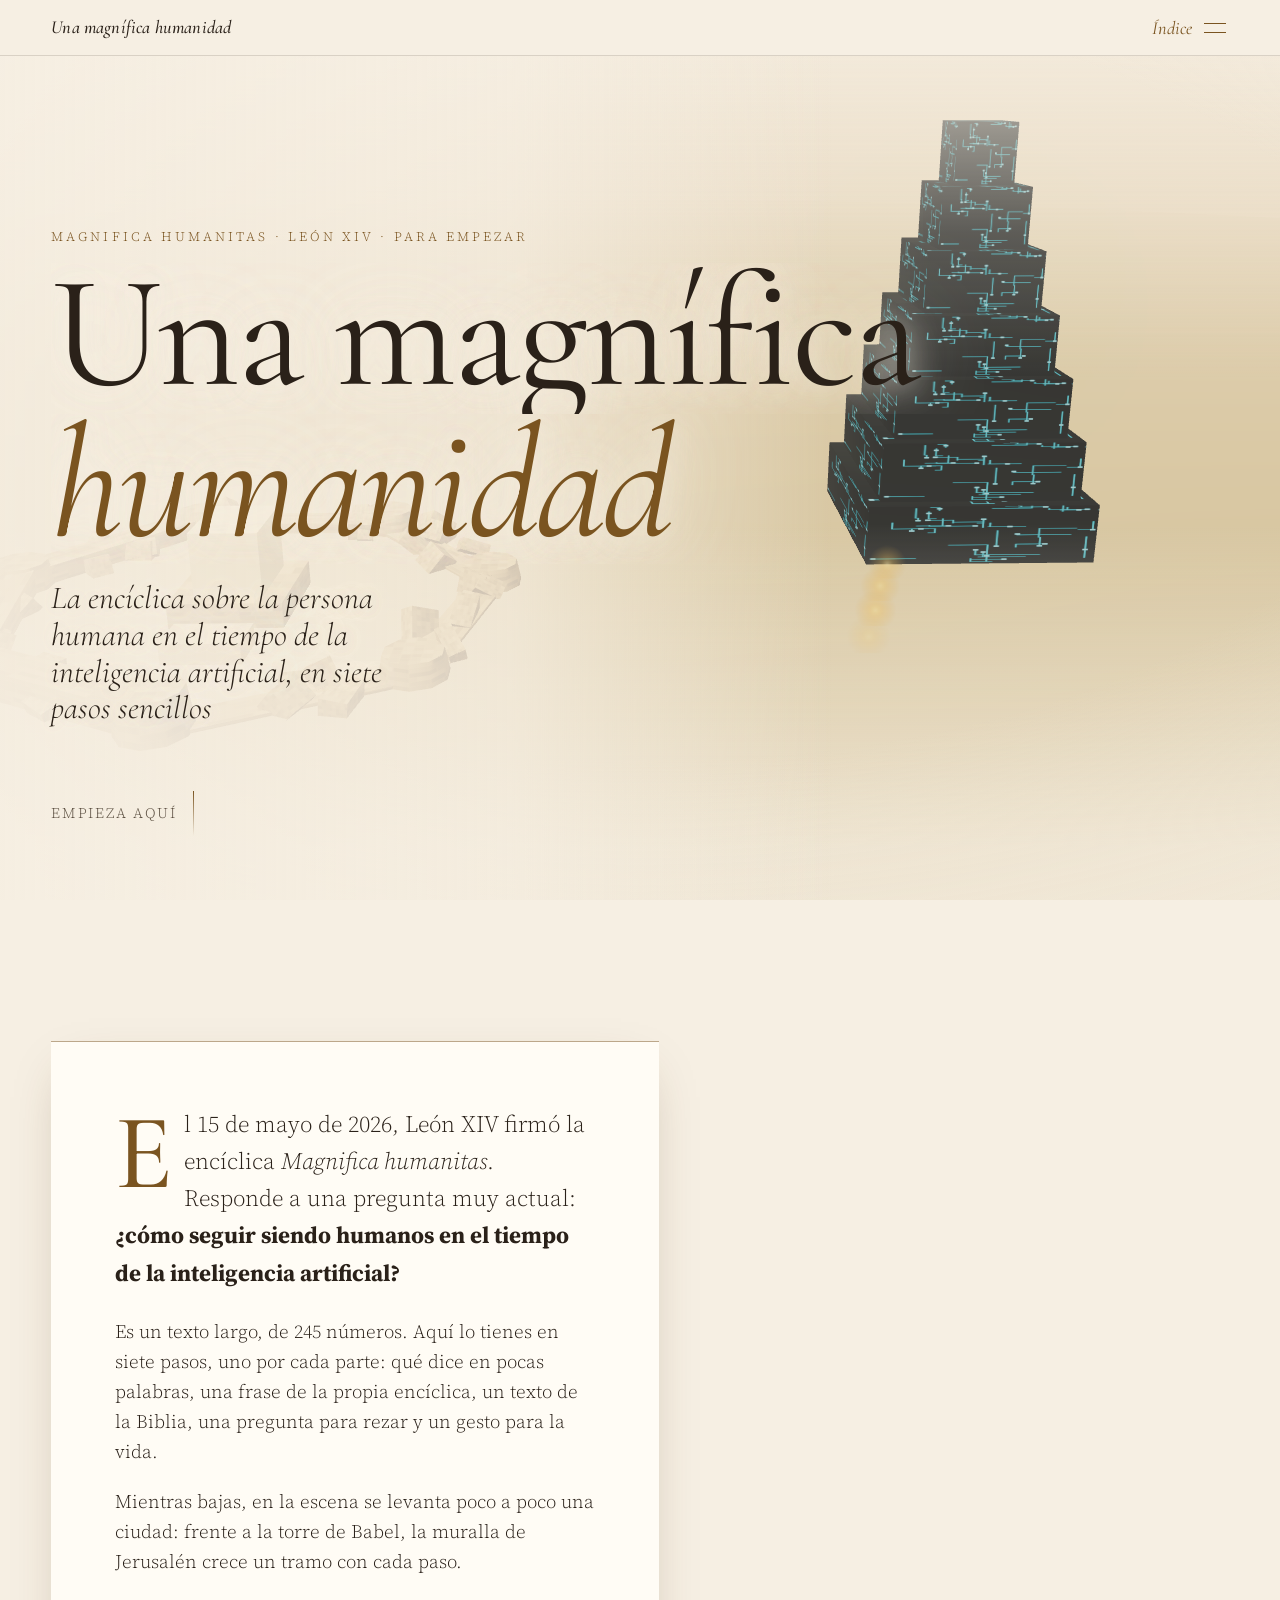
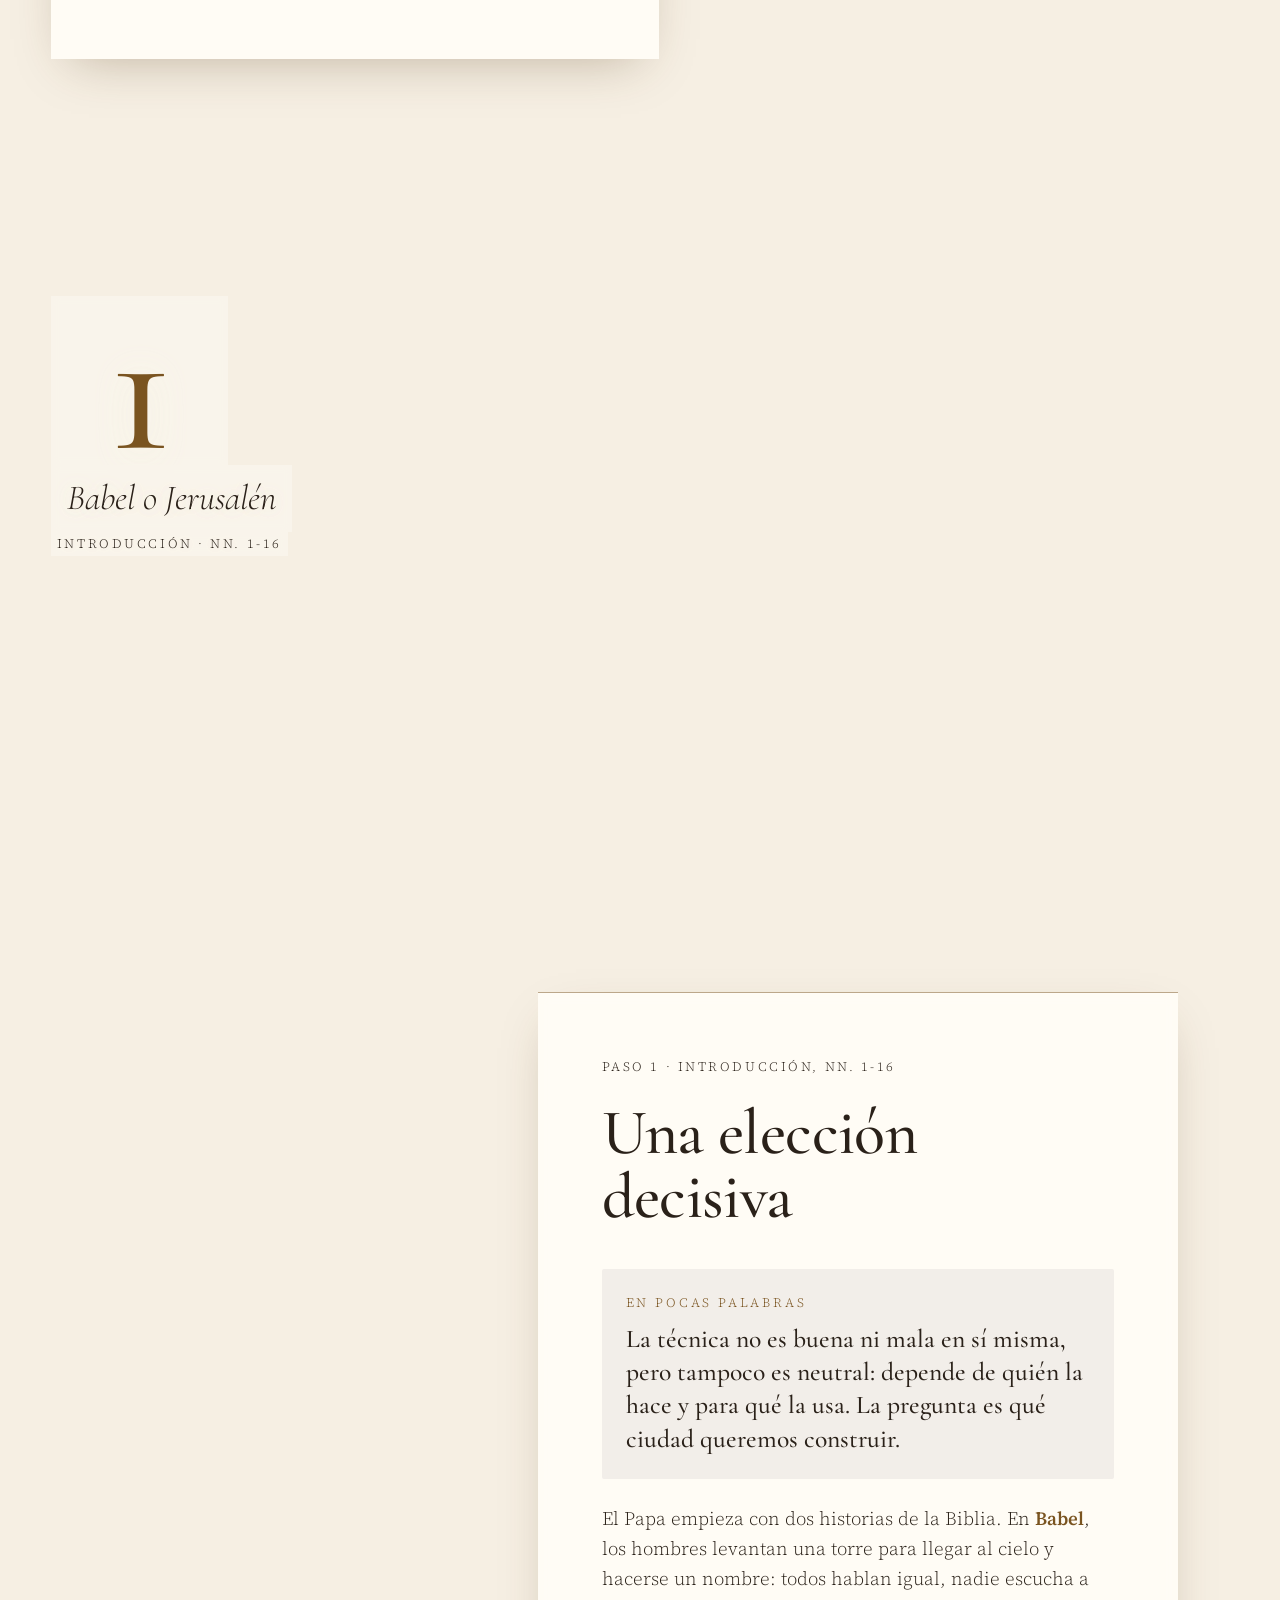
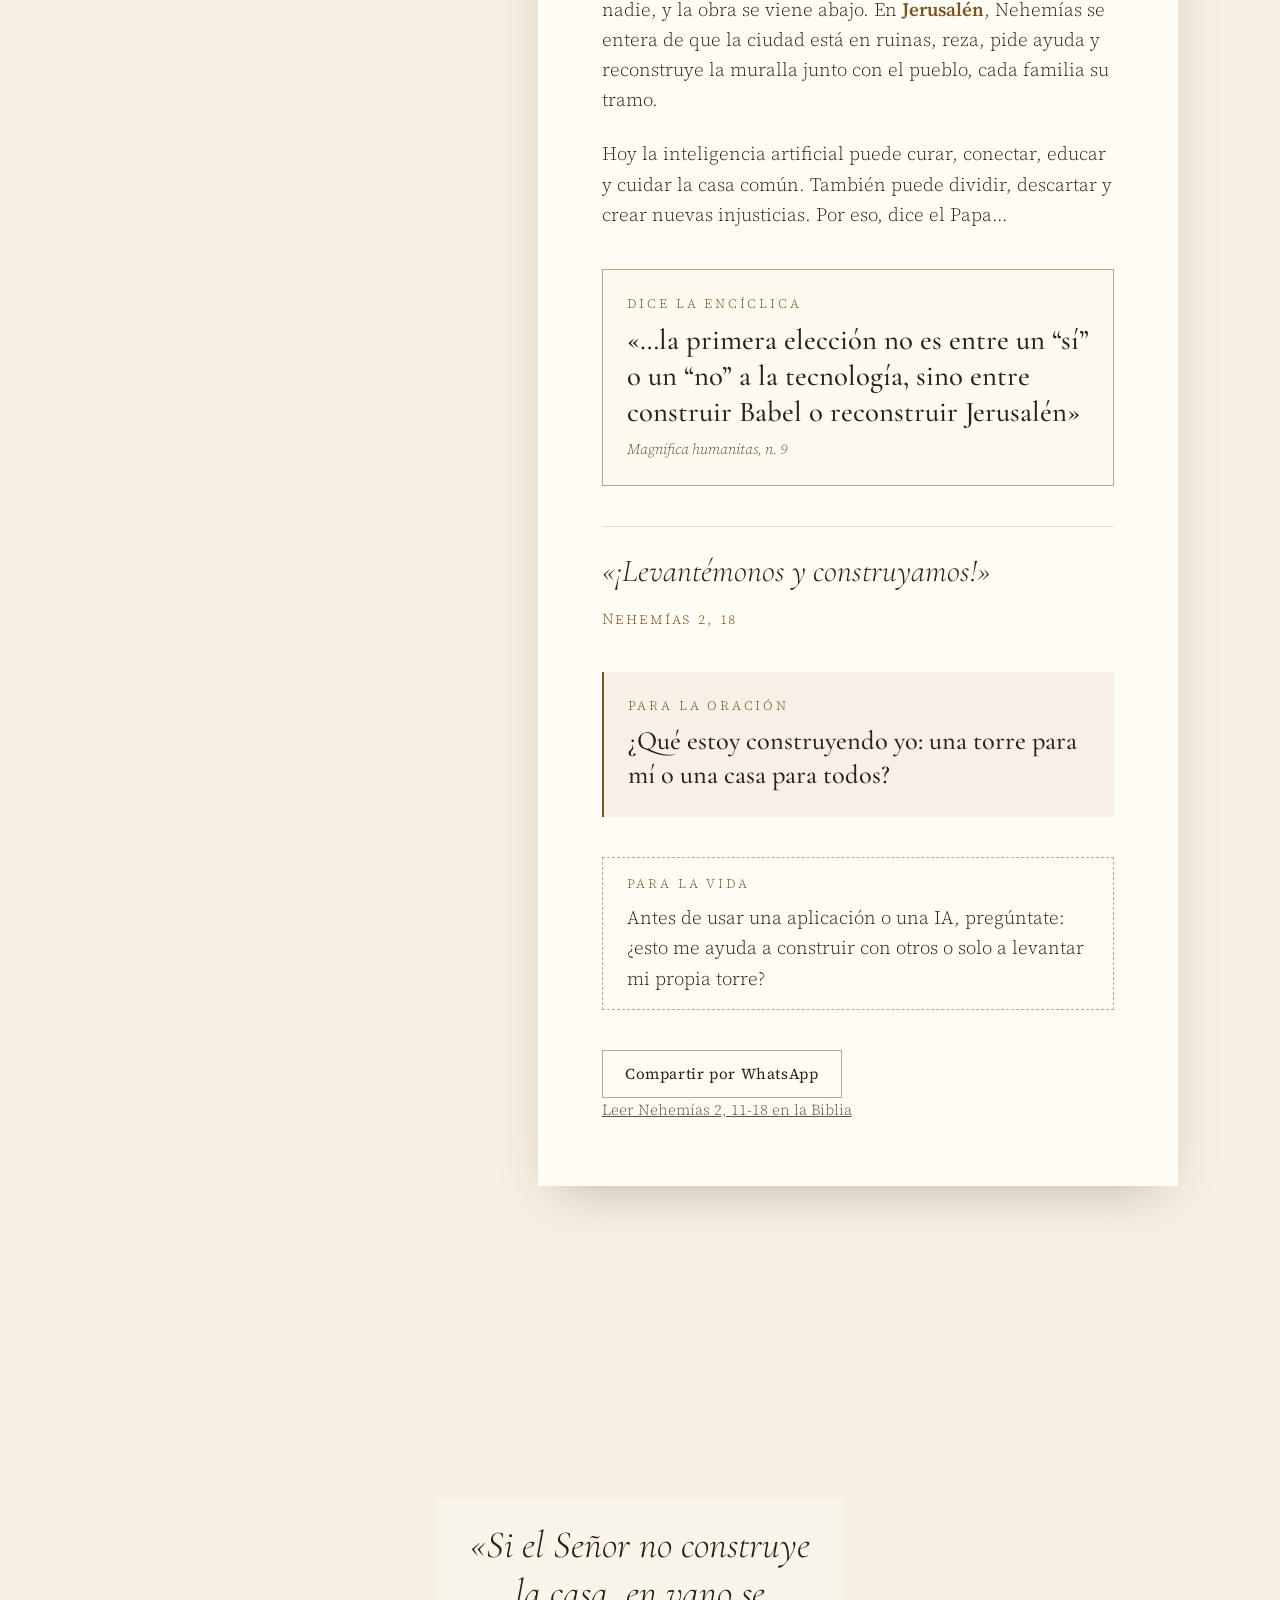
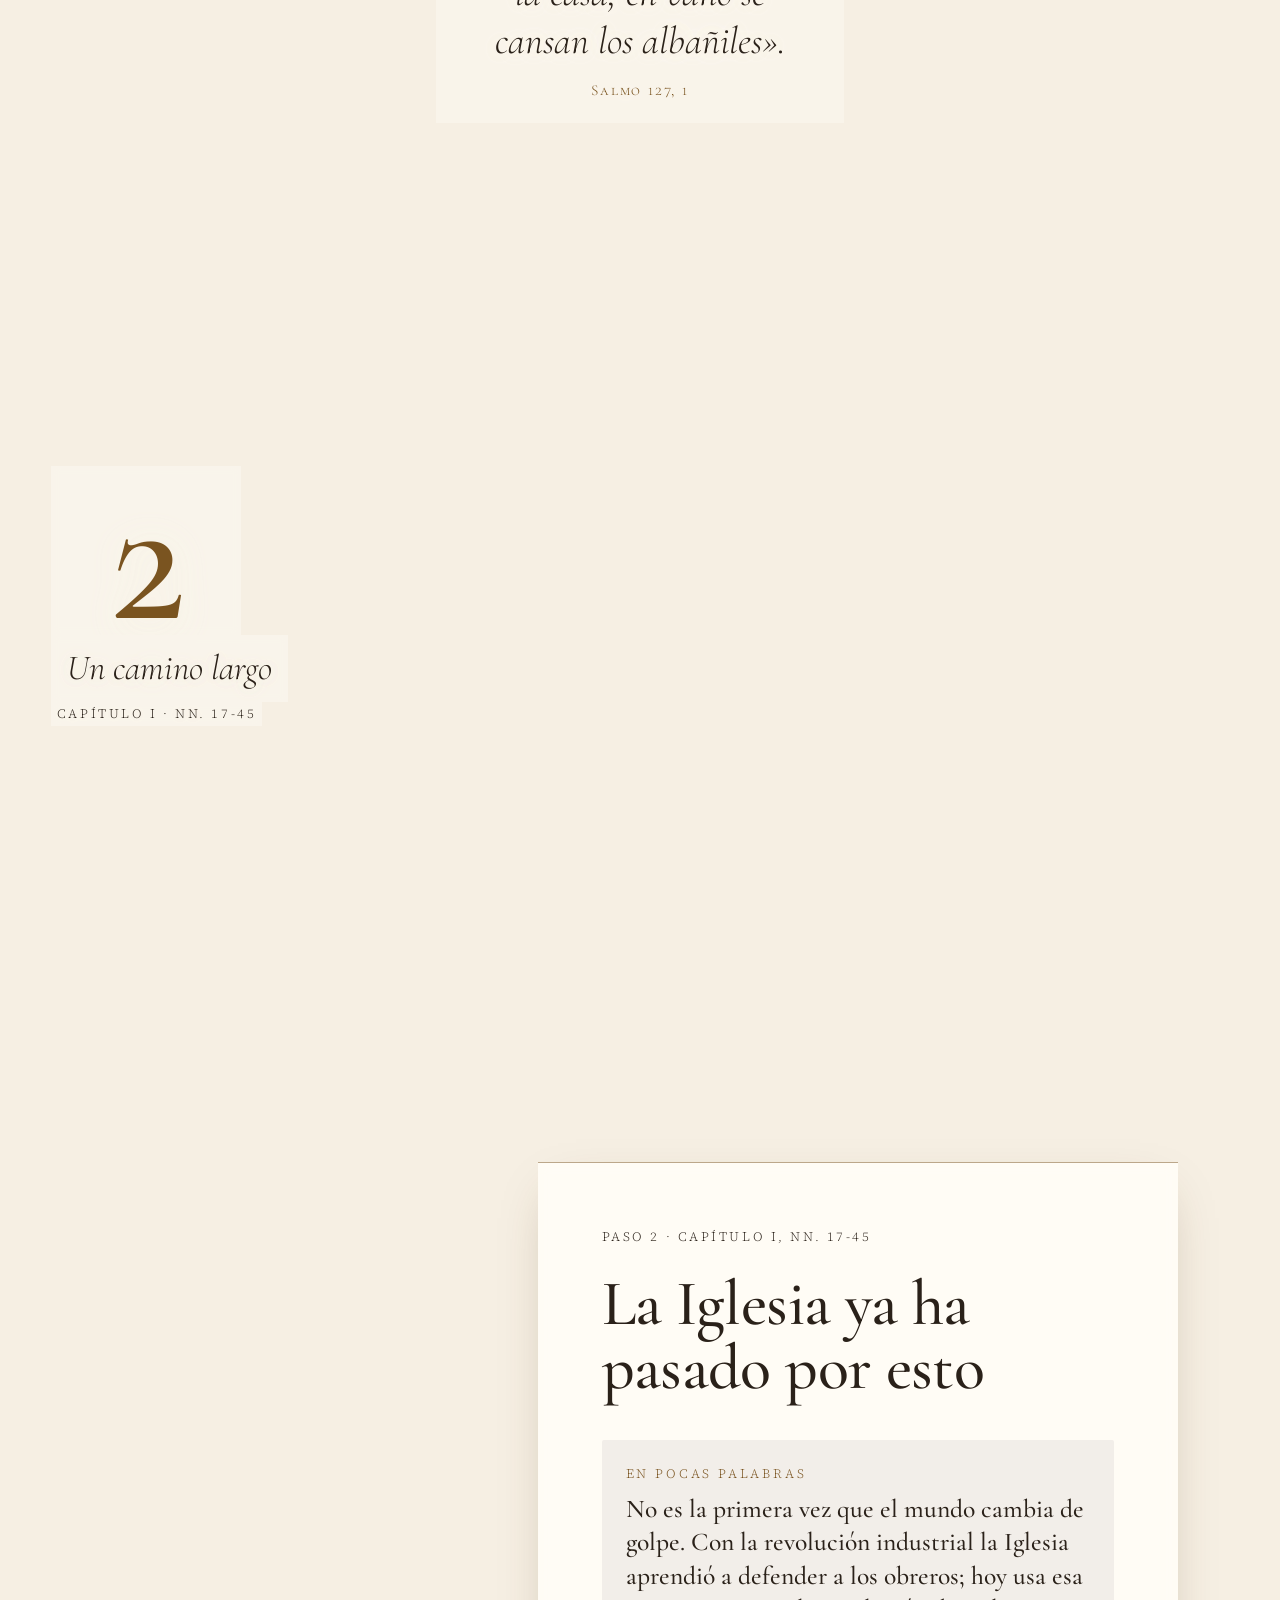
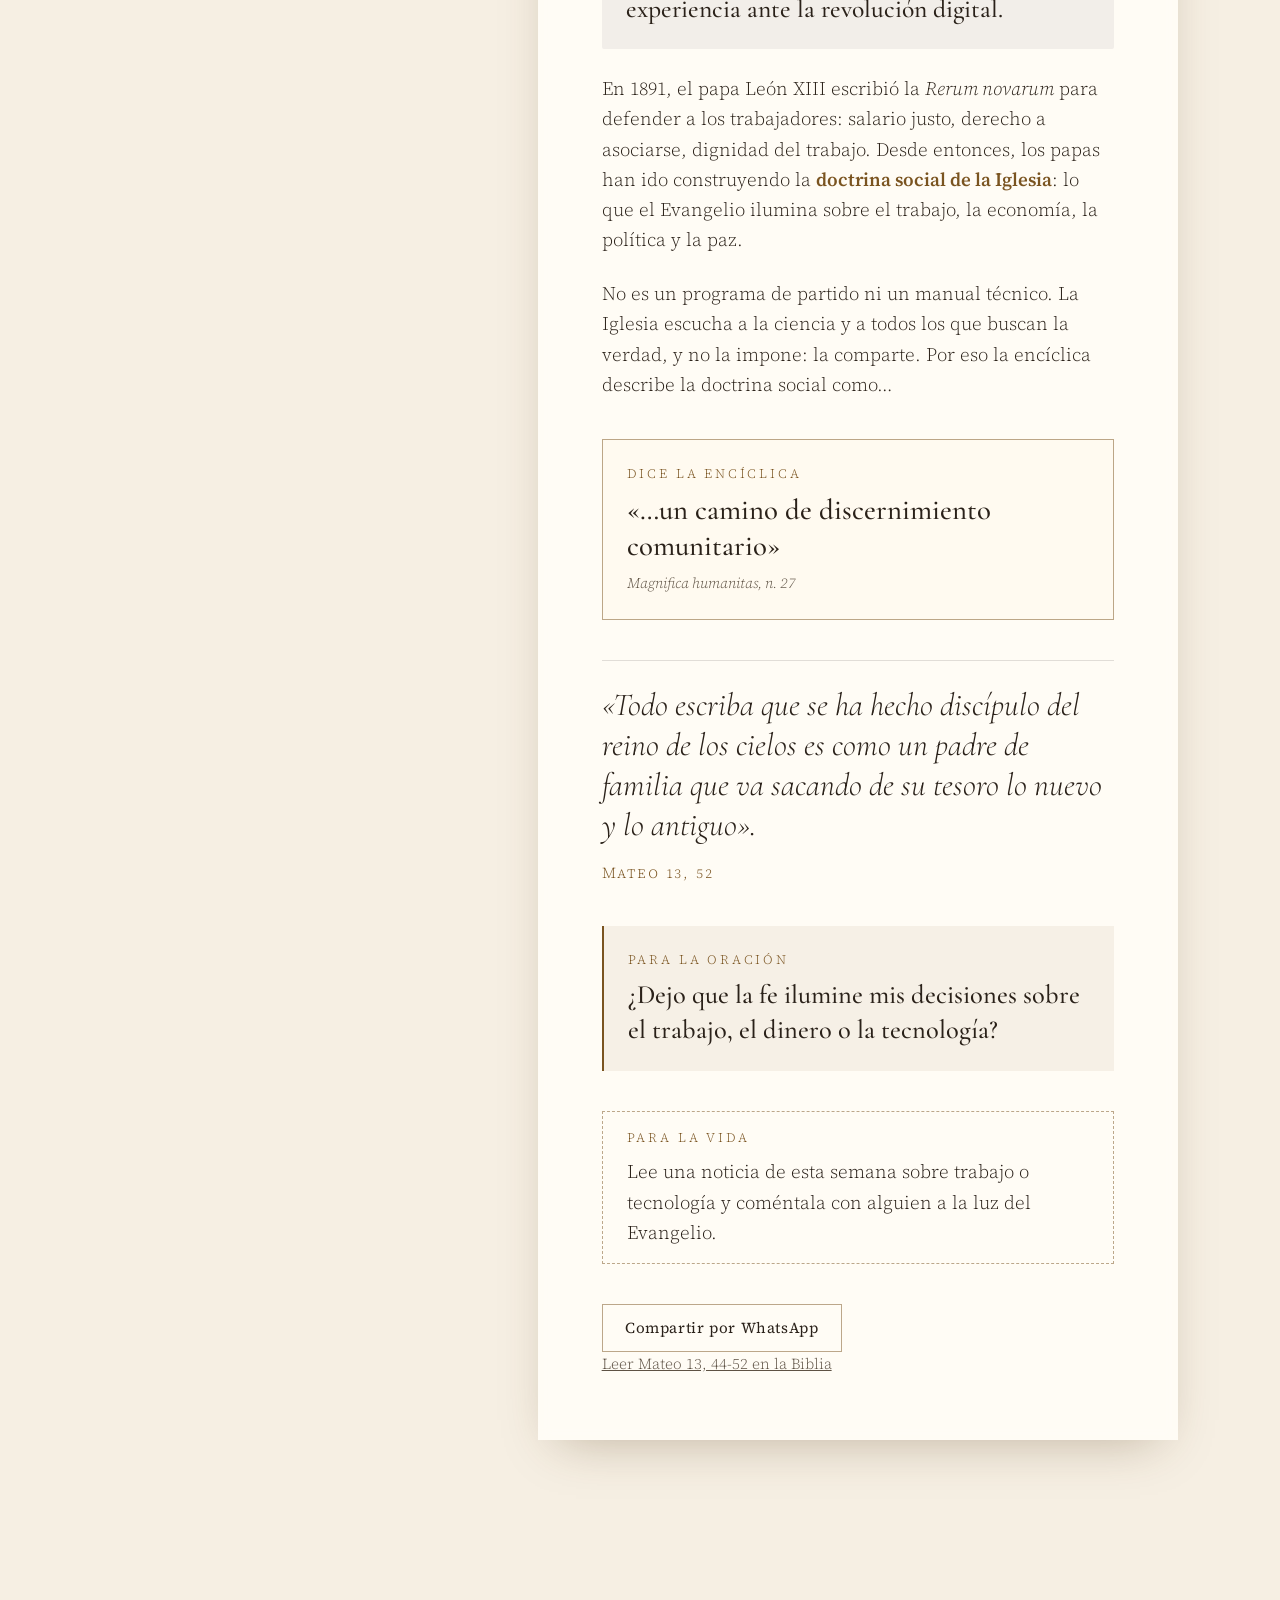
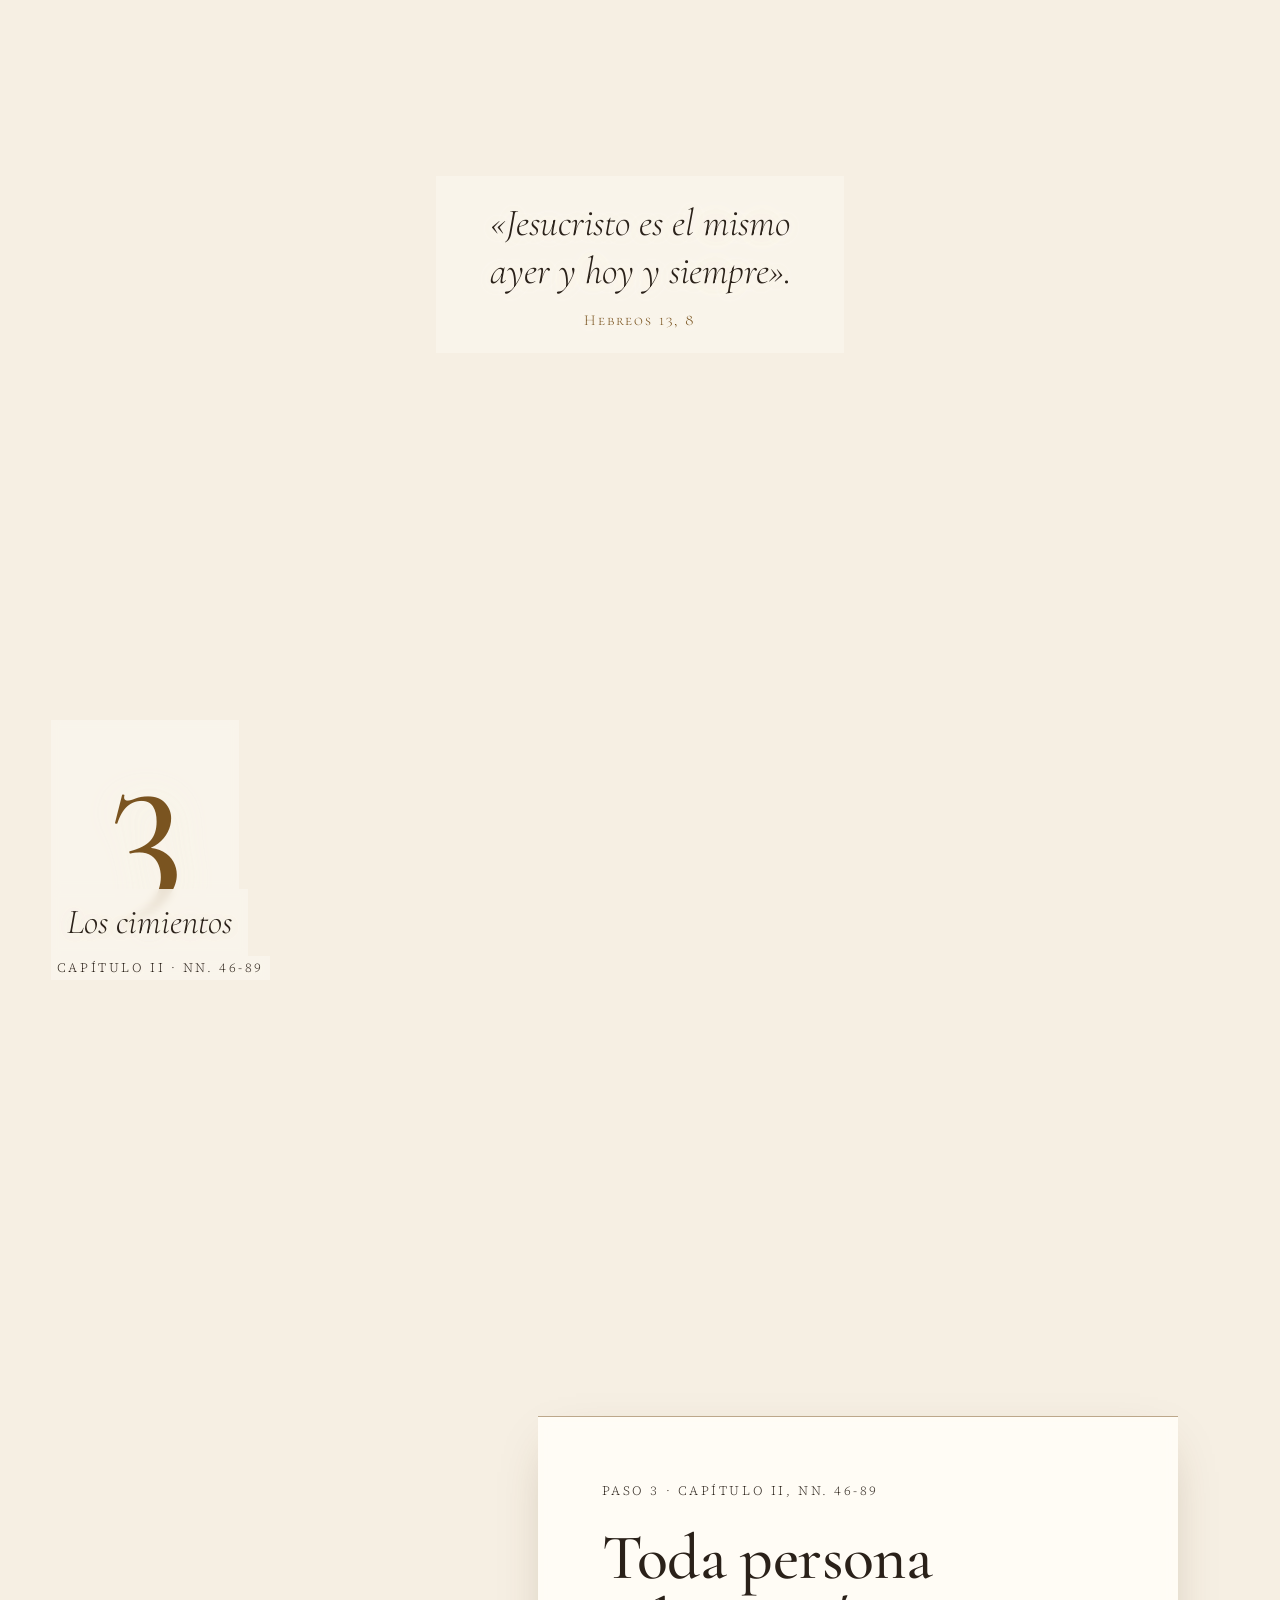
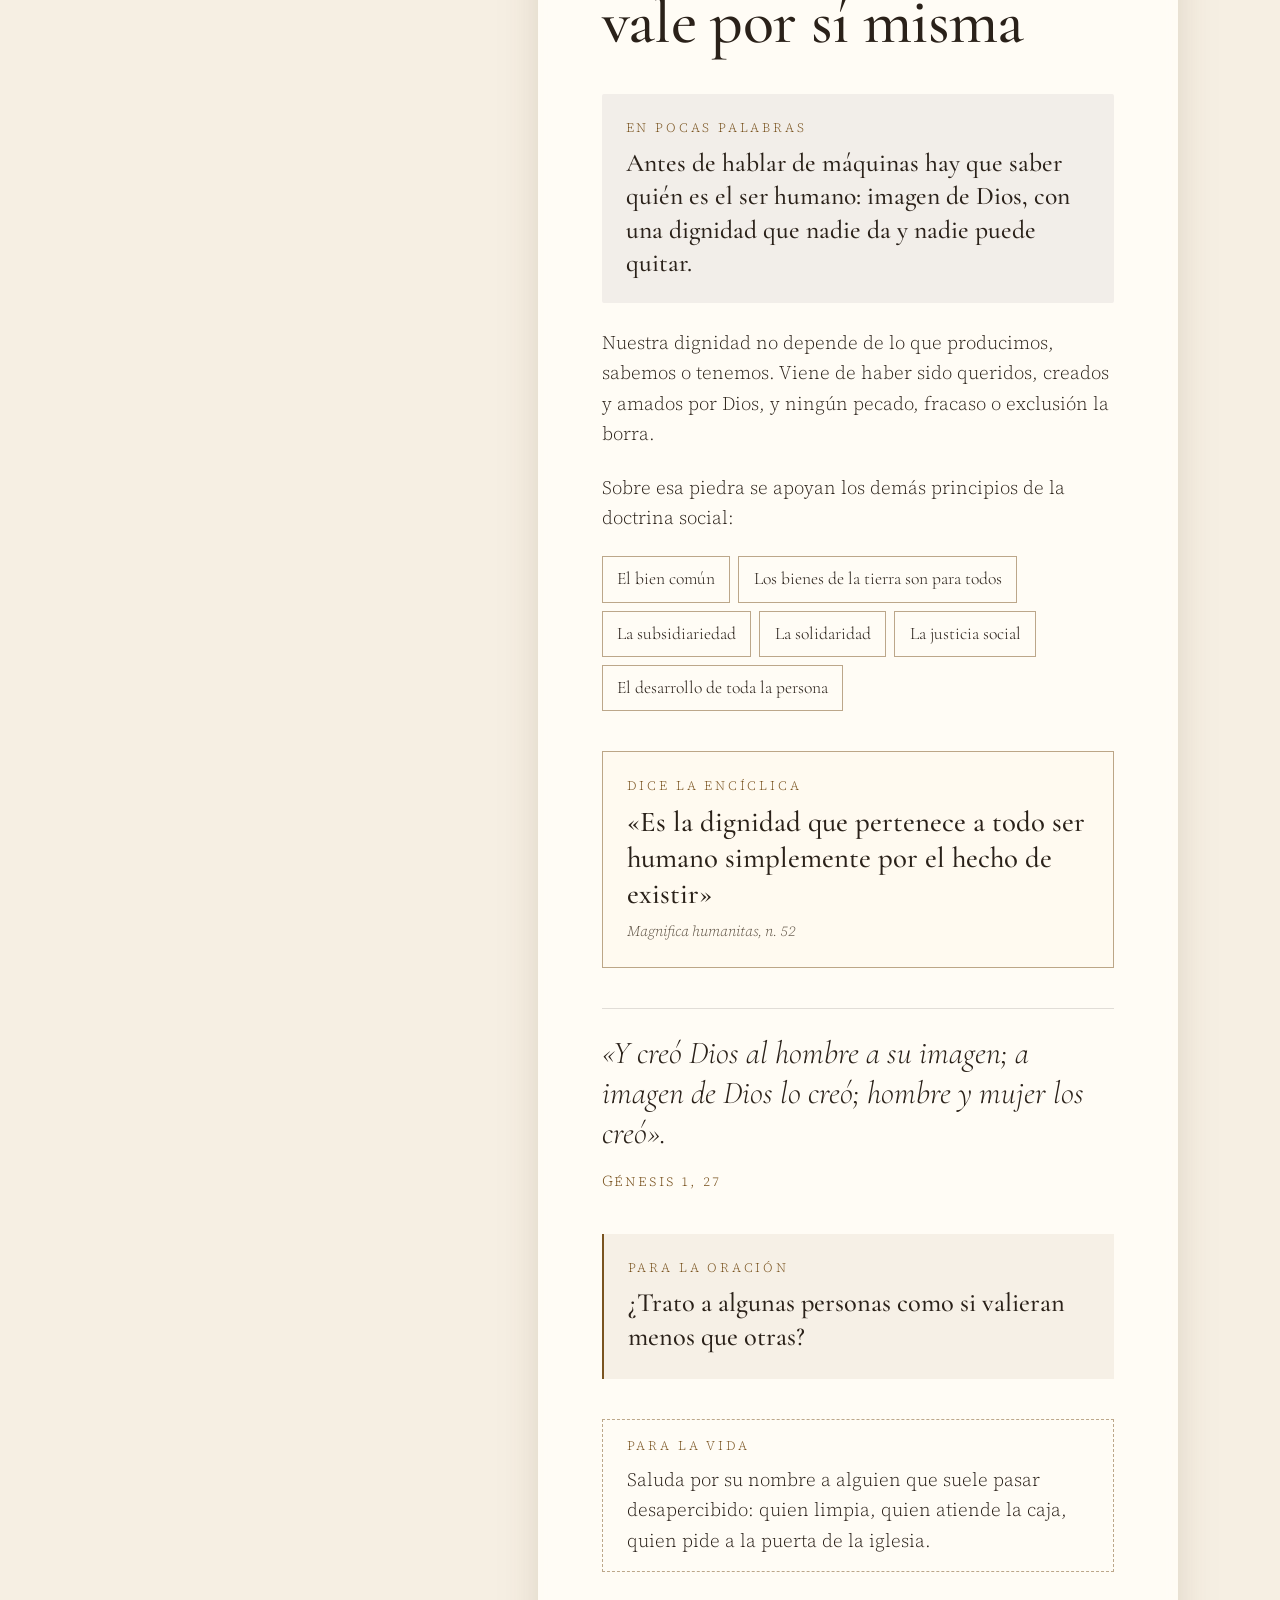
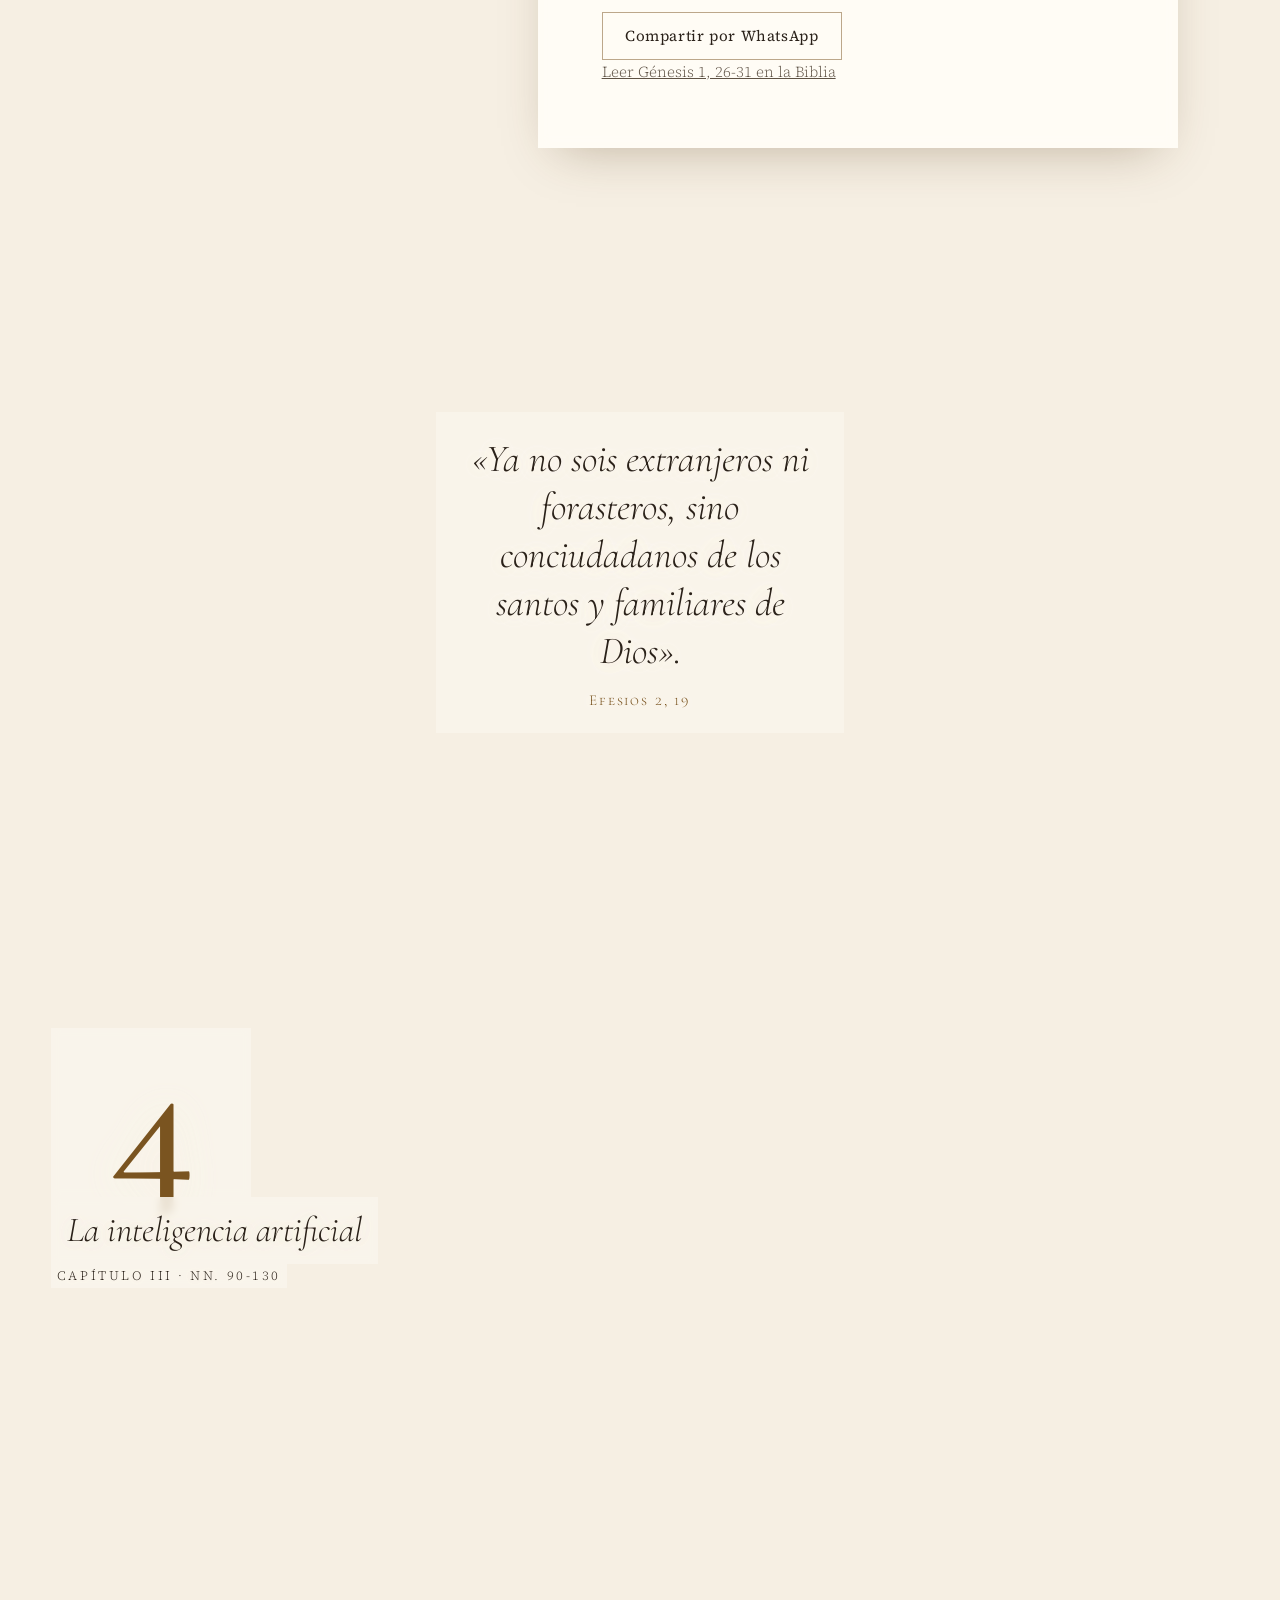
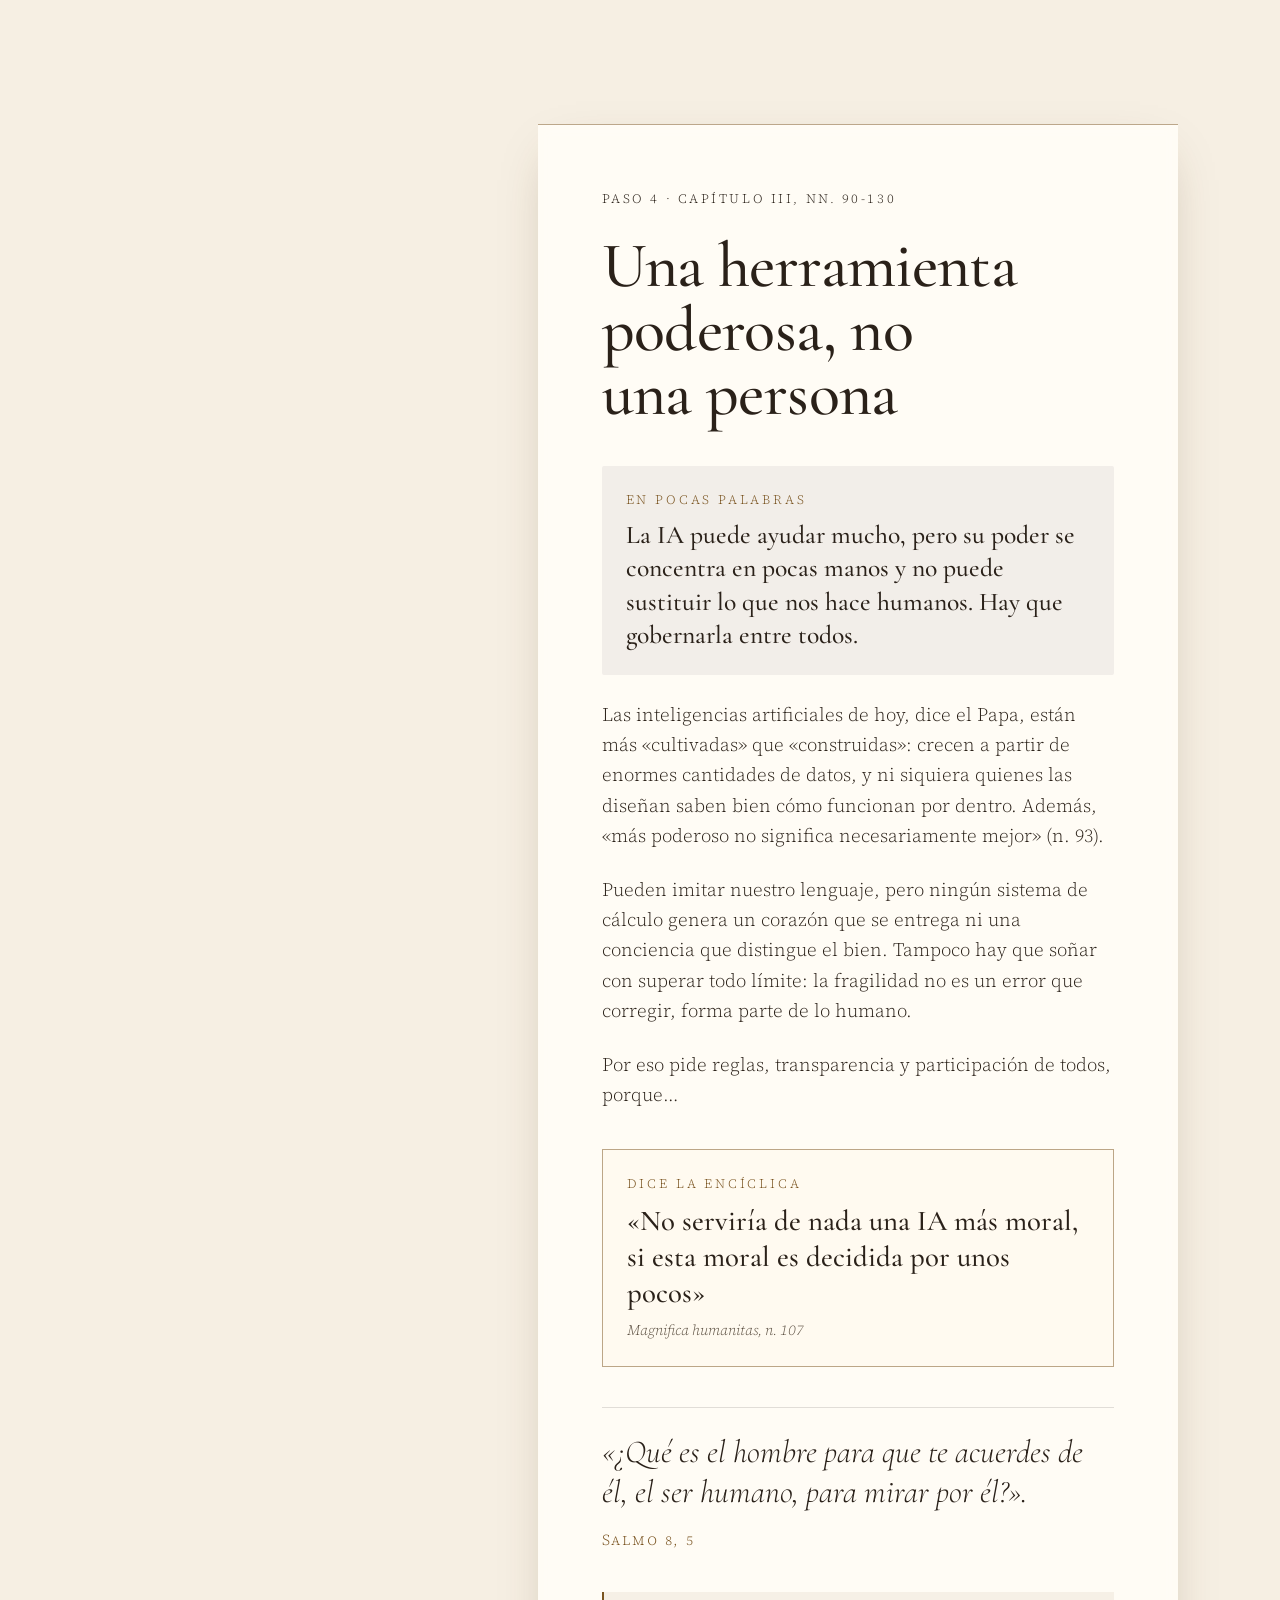
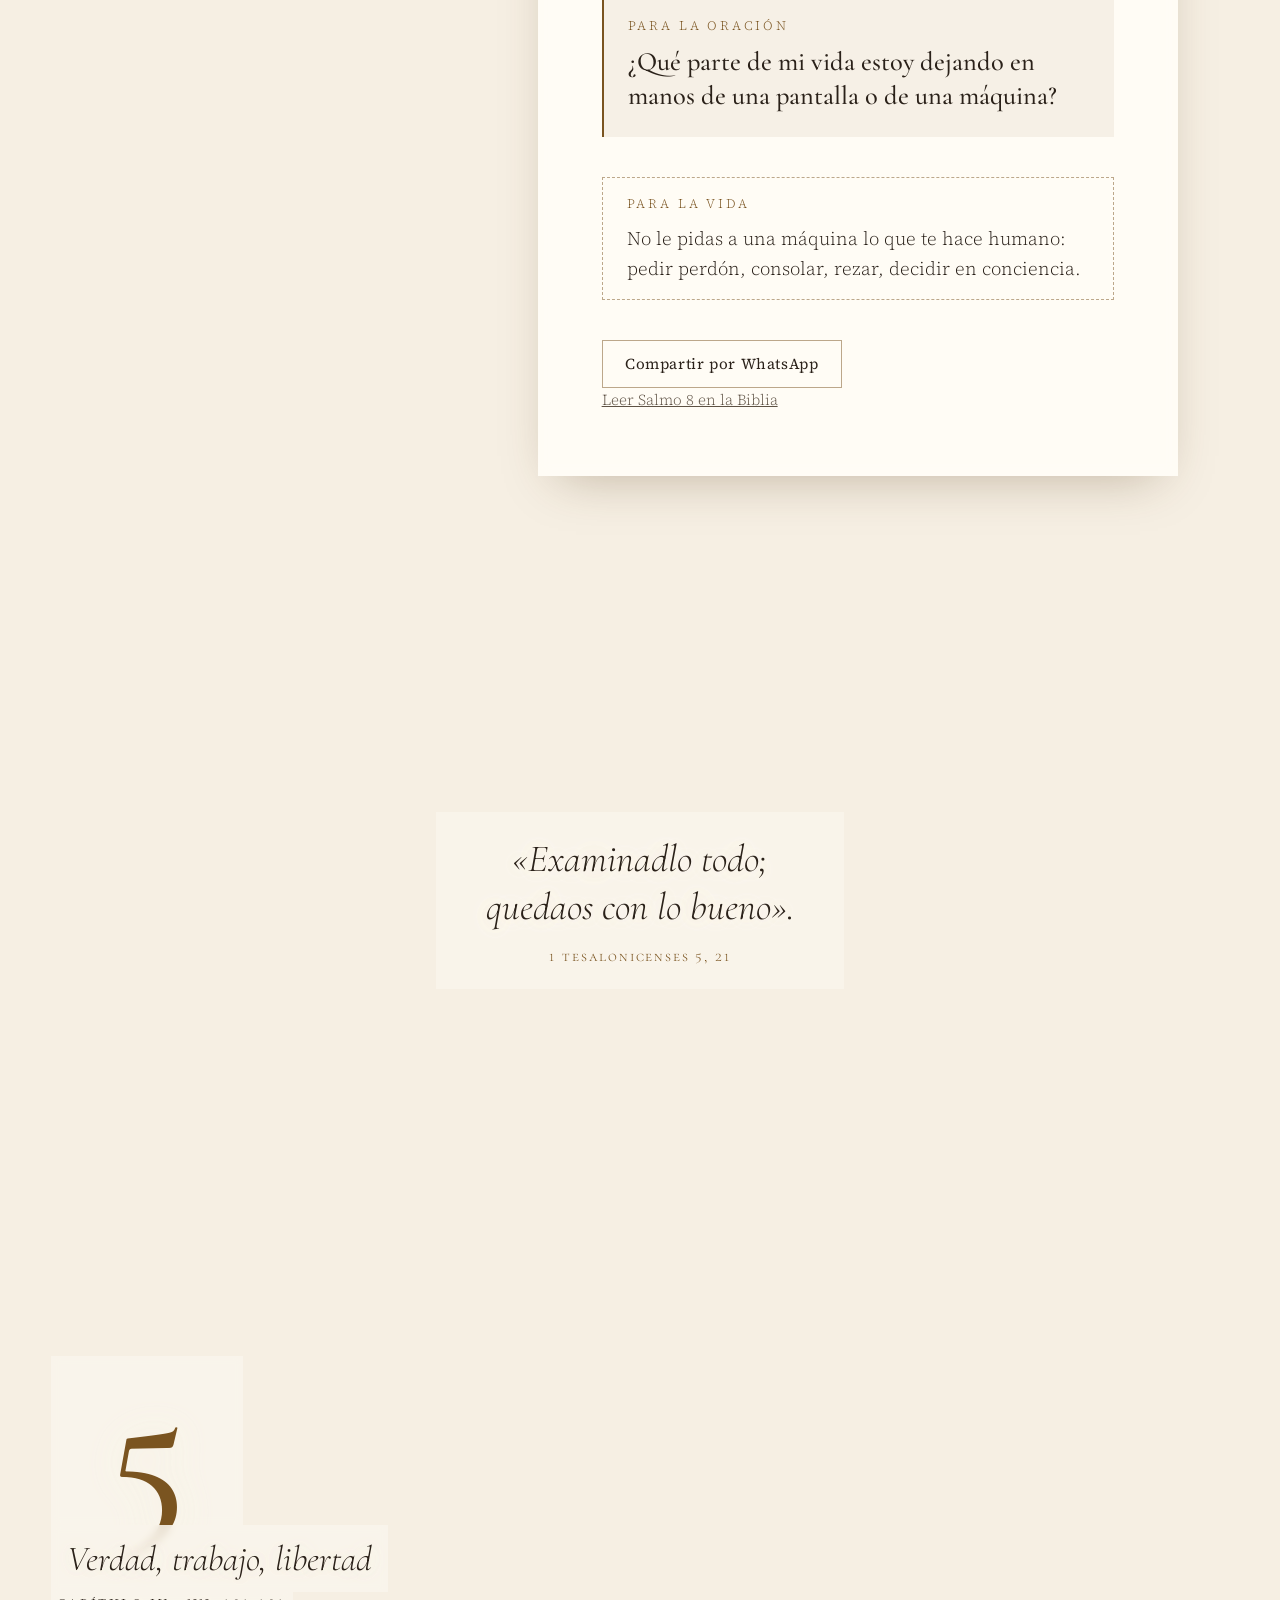
<file: index.html>
<!doctype html>
<html lang="es" data-variant="amanecer" class="no-js">
<head>
<meta charset="utf-8">
<meta name="viewport" content="width=device-width, initial-scale=1, viewport-fit=cover">
<title>Una magnífica humanidad · Para empezar</title>
<meta name="description" content="Magnifica humanitas, la encíclica de León XIV sobre la persona humana en el tiempo de la inteligencia artificial, explicada en siete pasos sencillos.">
<meta name="theme-color" content="#F6EFE3">
<meta property="og:type" content="website">
<meta property="og:title" content="Una magnífica humanidad · Para empezar">
<meta property="og:description" content="La encíclica de León XIV en siete pasos sencillos: ¿construir Babel o reconstruir Jerusalén?">
<meta property="og:image" content="og.jpg">
<meta property="og:image:width" content="1200">
<meta property="og:image:height" content="630">
<meta name="twitter:card" content="summary_large_image">
<link rel="icon" href="favicon.svg" type="image/svg+xml">
<link rel="preconnect" href="https://fonts.googleapis.com">
<link rel="preconnect" href="https://fonts.gstatic.com" crossorigin>
<link rel="stylesheet" href="https://fonts.googleapis.com/css2?family=Cormorant+Garamond:ital,wght@0,400;0,500;0,600;1,400;1,500&family=Source+Serif+4:ital,opsz,wght@0,8..60,300;0,8..60,400;0,8..60,600;1,8..60,400&display=swap">
<link rel="modulepreload" href="js/three.module.min.js">
<link rel="stylesheet" href="css/style.css">
</head>
<body>
<a class="skip" href="#prologo">Saltar al contenido</a>

<div class="stage" aria-hidden="true">
  <canvas id="escena3d"></canvas>
  <div class="stage__fallback">
    <svg viewBox="0 0 400 240" class="templo-svg">
      <g fill="none" stroke-width="1.2">
        <path d="M60 210 V180 H76 V160 H92 V140 H108 V120 H124 V140 H140 V160 H156 V180 H172 V210" stroke="#5aa7b3"/>
        <path d="M230 210 V176 H246 V168 H262 V176 H300 V168 H316 V176 H354 V168 H370 V176 V210" stroke="#C9A35B"/>
        <path d="M20 210 H380" stroke="#C9A35B"/>
      </g>
      <g fill="#C9A35B"><circle cx="254" cy="160" r="3"/><circle cx="308" cy="160" r="3"/><circle cx="362" cy="160" r="3"/></g>
    </svg>
  </div>
  <div class="stage__veil"></div>
</div>

<header class="top">
  <a class="top__brand" href="#inicio">Una magnífica humanidad</a>
  <button class="top__btn" type="button" aria-expanded="false" aria-controls="menu"><span class="top__cur" id="actual">Índice</span><i aria-hidden="true"></i></button>
  <nav class="top__nav" id="menu" aria-label="Índice" hidden>
    <p class="top__grp">Siete pasos</p>
    <ol>
        <li><a href="#paso-1" data-dot="1"><span class="rn">1</span><span class="nm">Babel o Jerusalén</span></a></li>
        <li><a href="#paso-2" data-dot="2"><span class="rn">2</span><span class="nm">Un camino largo</span></a></li>
        <li><a href="#paso-3" data-dot="3"><span class="rn">3</span><span class="nm">Los cimientos</span></a></li>
        <li><a href="#paso-4" data-dot="4"><span class="rn">4</span><span class="nm">La inteligencia artificial</span></a></li>
        <li><a href="#paso-5" data-dot="5"><span class="rn">5</span><span class="nm">Verdad, trabajo, libertad</span></a></li>
        <li><a href="#paso-6" data-dot="6"><span class="rn">6</span><span class="nm">La paz</span></a></li>
        <li><a href="#paso-7" data-dot="7"><span class="rn">7</span><span class="nm">Con María</span></a></li>
    </ol>
    <p class="top__grp">Más</p>
    <ol>
        <li><a href="#palabras"><span class="rn">·</span><span class="nm">Palabras para entender</span></a></li>
        <li><a href="#final"><span class="rn">·</span><span class="nm">Para profundizar</span></a></li>
    </ol>
  </nav>
</header>

<main>
  <section class="hero" id="inicio" data-cam="over">
    <p class="eyebrow reveal">Magnifica humanitas · León XIV · Para empezar</p>
    <h1 class="hero__title hero__title--2"><span class="line"><span>Una magnífica</span></span><span class="line"><span><em>humanidad</em></span></span></h1>
    <p class="hero__sub reveal">La encíclica sobre la persona humana en el tiempo de la inteligencia artificial, en siete pasos sencillos</p>
    <a class="hero__cue" href="#prologo"><span>Empieza aquí</span><i></i></a>
  </section>

  <section class="prologo" id="prologo" data-cam="over">
    <div class="prologo__inner">
      <p class="cap reveal"><span class="drop">E</span>l 15 de mayo de 2026, León XIV firmó la encíclica <em>Magnifica humanitas</em>. Responde a una pregunta muy actual: <b>¿cómo seguir siendo humanos en el tiempo de la inteligencia artificial?</b></p>
      <p class="reveal">Es un texto largo, de 245 números. Aquí lo tienes en siete pasos, uno por cada parte: qué dice en pocas palabras, una frase de la propia encíclica, un texto de la Biblia, una pregunta para rezar y un gesto para la vida.</p>
      <p class="reveal">Mientras bajas, en la escena se levanta poco a poco una ciudad: frente a la torre de Babel, la muralla de Jerusalén crece un tramo con cada paso.</p>
    </div>
  </section>

  <!-- Paso 1 -->
  <section class="etapa" id="paso-1" data-cam="p1" data-n="1">
    <div class="etapa__head">
      <span class="etapa__rn">1</span>
      <p class="etapa__lugar">Babel o Jerusalén</p>
      <p class="etapa__hint">Introducción · nn. 1-16</p>
    </div>
    <article class="panel">
      <p class="panel__kicker">Paso 1 · Introducción, nn. 1-16</p>
      <h2 class="panel__title">Una elección decisiva</h2>
      <div class="breve">
        <p class="breve__label">En pocas palabras</p>
        <p class="breve__txt">La técnica no es buena ni mala en sí misma, pero tampoco es neutral: depende de quién la hace y para qué la usa. La pregunta es qué ciudad queremos construir.</p>
      </div>
      <p>El Papa empieza con dos historias de la Biblia. En <b>Babel</b>, los hombres levantan una torre para llegar al cielo y hacerse un nombre: todos hablan igual, nadie escucha a nadie, y la obra se viene abajo. En <b>Jerusalén</b>, Nehemías se entera de que la ciudad está en ruinas, reza, pide ayuda y reconstruye la muralla junto con el pueblo, cada familia su tramo.</p>
      <p>Hoy la inteligencia artificial puede curar, conectar, educar y cuidar la casa común. También puede dividir, descartar y crear nuevas injusticias. Por eso, dice el Papa…</p>
      <figure class="enc">
        <p class="enc__label">Dice la encíclica</p>
        <blockquote><p>«…la primera elección no es entre un “sí” o un “no” a la tecnología, sino entre construir Babel o reconstruir Jerusalén»</p></blockquote>
        <figcaption>Magnifica humanitas, n. 9</figcaption>
      </figure>
      <blockquote class="cita">
        <p>«¡Levantémonos y construyamos!»</p>
        <cite>Nehemías 2, 18</cite>
      </blockquote>
      <div class="pausa">
        <p class="pausa__label">Para la oración</p>
        <p class="pausa__q">¿Qué estoy construyendo yo: una torre para mí o una casa para todos?</p>
      </div>
      <div class="gesto">
        <p class="gesto__label">Para la vida</p>
        <p>Antes de usar una aplicación o una IA, pregúntate: ¿esto me ayuda a construir con otros o solo a levantar mi propia torre?</p>
      </div>
      <div class="acciones">
        <button class="btn btn--ghost" data-share="1" type="button">Compartir por WhatsApp</button>
      </div>
      <p class="leer"><a href="https://www.biblegateway.com/passage/?search=Nehemías+2%3A11-18&amp;version=BLP" target="_blank" rel="noopener">Leer Nehemías 2, 11-18 en la Biblia</a></p>
    </article>
  </section>
  <div class="tramo" data-cam="travel"><p class="reveal">«Si el Señor no construye la casa, en vano se cansan los albañiles».<cite>Salmo 127, 1</cite></p></div>

  <!-- Paso 2 -->
  <section class="etapa" id="paso-2" data-cam="p2" data-n="2">
    <div class="etapa__head">
      <span class="etapa__rn">2</span>
      <p class="etapa__lugar">Un camino largo</p>
      <p class="etapa__hint">Capítulo I · nn. 17-45</p>
    </div>
    <article class="panel">
      <p class="panel__kicker">Paso 2 · Capítulo I, nn. 17-45</p>
      <h2 class="panel__title">La Iglesia ya ha pasado por esto</h2>
      <div class="breve">
        <p class="breve__label">En pocas palabras</p>
        <p class="breve__txt">No es la primera vez que el mundo cambia de golpe. Con la revolución industrial la Iglesia aprendió a defender a los obreros; hoy usa esa experiencia ante la revolución digital.</p>
      </div>
      <p>En 1891, el papa León XIII escribió la <em>Rerum novarum</em> para defender a los trabajadores: salario justo, derecho a asociarse, dignidad del trabajo. Desde entonces, los papas han ido construyendo la <b>doctrina social de la Iglesia</b>: lo que el Evangelio ilumina sobre el trabajo, la economía, la política y la paz.</p>
      <p>No es un programa de partido ni un manual técnico. La Iglesia escucha a la ciencia y a todos los que buscan la verdad, y no la impone: la comparte. Por eso la encíclica describe la doctrina social como…</p>
      <figure class="enc">
        <p class="enc__label">Dice la encíclica</p>
        <blockquote><p>«…un camino de discernimiento comunitario»</p></blockquote>
        <figcaption>Magnifica humanitas, n. 27</figcaption>
      </figure>
      <blockquote class="cita">
        <p>«Todo escriba que se ha hecho discípulo del reino de los cielos es como un padre de familia que va sacando de su tesoro lo nuevo y lo antiguo».</p>
        <cite>Mateo 13, 52</cite>
      </blockquote>
      <div class="pausa">
        <p class="pausa__label">Para la oración</p>
        <p class="pausa__q">¿Dejo que la fe ilumine mis decisiones sobre el trabajo, el dinero o la tecnología?</p>
      </div>
      <div class="gesto">
        <p class="gesto__label">Para la vida</p>
        <p>Lee una noticia de esta semana sobre trabajo o tecnología y coméntala con alguien a la luz del Evangelio.</p>
      </div>
      <div class="acciones">
        <button class="btn btn--ghost" data-share="2" type="button">Compartir por WhatsApp</button>
      </div>
      <p class="leer"><a href="https://www.biblegateway.com/passage/?search=Mateo+13%3A44-52&amp;version=BLP" target="_blank" rel="noopener">Leer Mateo 13, 44-52 en la Biblia</a></p>
    </article>
  </section>
  <div class="tramo" data-cam="travel"><p class="reveal">«Jesucristo es el mismo ayer y hoy y siempre».<cite>Hebreos 13, 8</cite></p></div>

  <!-- Paso 3 -->
  <section class="etapa" id="paso-3" data-cam="p3" data-n="3">
    <div class="etapa__head">
      <span class="etapa__rn">3</span>
      <p class="etapa__lugar">Los cimientos</p>
      <p class="etapa__hint">Capítulo II · nn. 46-89</p>
    </div>
    <article class="panel">
      <p class="panel__kicker">Paso 3 · Capítulo II, nn. 46-89</p>
      <h2 class="panel__title">Toda persona vale por sí misma</h2>
      <div class="breve">
        <p class="breve__label">En pocas palabras</p>
        <p class="breve__txt">Antes de hablar de máquinas hay que saber quién es el ser humano: imagen de Dios, con una dignidad que nadie da y nadie puede quitar.</p>
      </div>
      <p>Nuestra dignidad no depende de lo que producimos, sabemos o tenemos. Viene de haber sido queridos, creados y amados por Dios, y ningún pecado, fracaso o exclusión la borra.</p>
      <p>Sobre esa piedra se apoyan los demás principios de la doctrina social:</p>
      <ul class="ejes">
        <li>El bien común</li>
        <li>Los bienes de la tierra son para todos</li>
        <li>La subsidiariedad</li>
        <li>La solidaridad</li>
        <li>La justicia social</li>
        <li>El desarrollo de toda la persona</li>
      </ul>
      <figure class="enc">
        <p class="enc__label">Dice la encíclica</p>
        <blockquote><p>«Es la dignidad que pertenece a todo ser humano simplemente por el hecho de existir»</p></blockquote>
        <figcaption>Magnifica humanitas, n. 52</figcaption>
      </figure>
      <blockquote class="cita">
        <p>«Y creó Dios al hombre a su imagen; a imagen de Dios lo creó; hombre y mujer los creó».</p>
        <cite>Génesis 1, 27</cite>
      </blockquote>
      <div class="pausa">
        <p class="pausa__label">Para la oración</p>
        <p class="pausa__q">¿Trato a algunas personas como si valieran menos que otras?</p>
      </div>
      <div class="gesto">
        <p class="gesto__label">Para la vida</p>
        <p>Saluda por su nombre a alguien que suele pasar desapercibido: quien limpia, quien atiende la caja, quien pide a la puerta de la iglesia.</p>
      </div>
      <div class="acciones">
        <button class="btn btn--ghost" data-share="3" type="button">Compartir por WhatsApp</button>
      </div>
      <p class="leer"><a href="https://www.biblegateway.com/passage/?search=Génesis+1%3A26-31&amp;version=BLP" target="_blank" rel="noopener">Leer Génesis 1, 26-31 en la Biblia</a></p>
    </article>
  </section>
  <div class="tramo" data-cam="travel"><p class="reveal">«Ya no sois extranjeros ni forasteros, sino conciudadanos de los santos y familiares de Dios».<cite>Efesios 2, 19</cite></p></div>

  <!-- Paso 4 -->
  <section class="etapa" id="paso-4" data-cam="p4" data-n="4">
    <div class="etapa__head">
      <span class="etapa__rn">4</span>
      <p class="etapa__lugar">La inteligencia artificial</p>
      <p class="etapa__hint">Capítulo III · nn. 90-130</p>
    </div>
    <article class="panel">
      <p class="panel__kicker">Paso 4 · Capítulo III, nn. 90-130</p>
      <h2 class="panel__title">Una herramienta poderosa, no una persona</h2>
      <div class="breve">
        <p class="breve__label">En pocas palabras</p>
        <p class="breve__txt">La IA puede ayudar mucho, pero su poder se concentra en pocas manos y no puede sustituir lo que nos hace humanos. Hay que gobernarla entre todos.</p>
      </div>
      <p>Las inteligencias artificiales de hoy, dice el Papa, están más «cultivadas» que «construidas»: crecen a partir de enormes cantidades de datos, y ni siquiera quienes las diseñan saben bien cómo funcionan por dentro. Además, «más poderoso no significa necesariamente mejor» (n. 93).</p>
      <p>Pueden imitar nuestro lenguaje, pero ningún sistema de cálculo genera un corazón que se entrega ni una conciencia que distingue el bien. Tampoco hay que soñar con superar todo límite: la fragilidad no es un error que corregir, forma parte de lo humano.</p>
      <p>Por eso pide reglas, transparencia y participación de todos, porque…</p>
      <figure class="enc">
        <p class="enc__label">Dice la encíclica</p>
        <blockquote><p>«No serviría de nada una IA más moral, si esta moral es decidida por unos pocos»</p></blockquote>
        <figcaption>Magnifica humanitas, n. 107</figcaption>
      </figure>
      <blockquote class="cita">
        <p>«¿Qué es el hombre para que te acuerdes de él, el ser humano, para mirar por él?».</p>
        <cite>Salmo 8, 5</cite>
      </blockquote>
      <div class="pausa">
        <p class="pausa__label">Para la oración</p>
        <p class="pausa__q">¿Qué parte de mi vida estoy dejando en manos de una pantalla o de una máquina?</p>
      </div>
      <div class="gesto">
        <p class="gesto__label">Para la vida</p>
        <p>No le pidas a una máquina lo que te hace humano: pedir perdón, consolar, rezar, decidir en conciencia.</p>
      </div>
      <div class="acciones">
        <button class="btn btn--ghost" data-share="4" type="button">Compartir por WhatsApp</button>
      </div>
      <p class="leer"><a href="https://www.biblegateway.com/passage/?search=Salmo+8&amp;version=BLP" target="_blank" rel="noopener">Leer Salmo 8 en la Biblia</a></p>
    </article>
  </section>
  <div class="tramo" data-cam="travel"><p class="reveal">«Examinadlo todo; quedaos con lo bueno».<cite>1 Tesalonicenses 5, 21</cite></p></div>

  <!-- Paso 5 -->
  <section class="etapa" id="paso-5" data-cam="p5" data-n="5">
    <div class="etapa__head">
      <span class="etapa__rn">5</span>
      <p class="etapa__lugar">Verdad, trabajo, libertad</p>
      <p class="etapa__hint">Capítulo IV · nn. 131-181</p>
    </div>
    <article class="panel">
      <p class="panel__kicker">Paso 5 · Capítulo IV, nn. 131-181</p>
      <h2 class="panel__title">Tres puertas que cuidar</h2>
      <div class="breve">
        <p class="breve__label">En pocas palabras</p>
        <p class="breve__txt">La técnica cambia la vida de cada día. El Papa pide cuidar tres puertas por las que entra o se escapa lo humano.</p>
      </div>
      <p><b>La verdad.</b> Ante bulos y manipulaciones, la verdad es un bien de todos, no de quien tiene más poder o más seguidores. Hace falta educar, y una «higiene de la atención» (n. 146).</p>
      <p><b>El trabajo.</b> No es una mercancía. La IA no debe usarse para descartar personas, y la riqueza no puede quedarse en manos de unos pocos.</p>
      <p><b>La libertad.</b> Muchas aplicaciones viven de enganchar nuestra atención, y los niños necesitan una protección especial. Y detrás de nuestros aparatos hay trabajos ocultos, a veces de niños y adolescentes en las minas.</p>
      <figure class="enc">
        <p class="enc__label">Dice la encíclica</p>
        <blockquote><p>«Cuando los modelos de negocio prosperan a costa de la debilidad humana, la persona es tratada como un medio y no como un fin»</p></blockquote>
        <figcaption>Magnifica humanitas, n. 170</figcaption>
      </figure>
      <blockquote class="cita">
        <p>«Conoceréis la verdad, y la verdad os hará libres».</p>
        <cite>Juan 8, 32</cite>
      </blockquote>
      <div class="pausa">
        <p class="pausa__label">Para la oración</p>
        <p class="pausa__q">¿Qué me roba tiempo y libertad? ¿Comparto cosas sin comprobarlas?</p>
      </div>
      <div class="gesto">
        <p class="gesto__label">Para la vida</p>
        <p>Antes de reenviar un mensaje, comprueba si es verdad. Y prueba un día de pequeño ayuno digital.</p>
      </div>
      <div class="acciones">
        <button class="btn btn--ghost" data-share="5" type="button">Compartir por WhatsApp</button>
      </div>
      <p class="leer"><a href="https://www.biblegateway.com/passage/?search=Juan+8%3A31-36&amp;version=BLP" target="_blank" rel="noopener">Leer Juan 8, 31-36 en la Biblia</a></p>
    </article>
  </section>
  <div class="tramo" data-cam="travel"><p class="reveal">«Para la libertad nos ha liberado Cristo».<cite>Gálatas 5, 1</cite></p></div>

  <!-- Paso 6 -->
  <section class="etapa" id="paso-6" data-cam="p6" data-n="6">
    <div class="etapa__head">
      <span class="etapa__rn">6</span>
      <p class="etapa__lugar">La paz</p>
      <p class="etapa__hint">Capítulo V · nn. 182-228</p>
    </div>
    <article class="panel">
      <p class="panel__kicker">Paso 6 · Capítulo V, nn. 182-228</p>
      <h2 class="panel__title">Desarmar la tierra y las palabras</h2>
      <div class="breve">
        <p class="breve__label">En pocas palabras</p>
        <p class="breve__txt">Frente a una cultura del poder que ve la guerra como algo normal, el Papa propone la civilización del amor.</p>
      </div>
      <p>La IA ya se usa en armas que pueden elegir objetivos casi solas. El Papa es claro: «No existe algoritmo que pueda hacer que la guerra sea moralmente aceptable» (n. 198).</p>
      <p>La paz no es ingenuidad: es fruto de la justicia y de la caridad, y siempre es posible. Pide dialogar y negociar, mirar con los ojos de las víctimas y no rendirse a la idea de que no se puede hacer nada. Y empieza por algo cercano:</p>
      <figure class="enc">
        <p class="enc__label">Dice la encíclica</p>
        <blockquote><p>«Desarmemos las palabras y contribuiremos a desarmar la tierra»</p></blockquote>
        <figcaption>Magnifica humanitas, n. 214</figcaption>
      </figure>
      <blockquote class="cita">
        <p>«No te dejes vencer por el mal, antes bien, vence el mal con el bien».</p>
        <cite>Romanos 12, 21</cite>
      </blockquote>
      <div class="pausa">
        <p class="pausa__label">Para la oración</p>
        <p class="pausa__q">¿Dónde necesito desarmar mis palabras?</p>
      </div>
      <div class="gesto">
        <p class="gesto__label">Para la vida</p>
        <p>Hoy, en casa o en las redes, cambia una palabra dura por una que construya.</p>
      </div>
      <div class="acciones">
        <button class="btn btn--ghost" data-share="6" type="button">Compartir por WhatsApp</button>
      </div>
      <p class="leer"><a href="https://www.biblegateway.com/passage/?search=Romanos+12%3A9-21&amp;version=BLP" target="_blank" rel="noopener">Leer Romanos 12, 9-21 en la Biblia</a></p>
    </article>
  </section>
  <div class="tramo" data-cam="travel"><p class="reveal">«Bienaventurados los que trabajan por la paz».<cite>Mateo 5, 9</cite></p></div>

  <!-- Paso 7 -->
  <section class="etapa" id="paso-7" data-cam="p7" data-n="7">
    <div class="etapa__head">
      <span class="etapa__rn">7</span>
      <p class="etapa__lugar">Con María</p>
      <p class="etapa__hint">Conclusión · nn. 229-245</p>
    </div>
    <article class="panel">
      <p class="panel__kicker">Paso 7 · Conclusión, nn. 229-245</p>
      <h2 class="panel__title">Una magnífica humanidad</h2>
      <div class="breve">
        <p class="breve__label">En pocas palabras</p>
        <p class="breve__txt">La encíclica termina con un camino sencillo: contemplar a Cristo, vivir unidos en la Eucaristía, construir el bien y rezar con María.</p>
      </div>
      <p>En Jesús, Dios se hizo carne pobre y frágil. Por eso la debilidad no es algo que borrar: Dios la asume y la convierte en lugar de salvación.</p>
      <p>Como Nehemías, no somos espectadores ni comentaristas de las ruinas. Estamos llamados a entrar en la obra —escuelas, empresas, medios, parroquias, barrios— y, con María, a mirar el mundo desde abajo, con los ojos de quien sufre. La última invitación del Papa es esta:</p>
      <figure class="enc">
        <p class="enc__label">Dice la encíclica</p>
        <blockquote><p>«…convirtámonos en tejedores de esperanza en nuestro mundo, compartiendo lo que somos y lo que tenemos»</p></blockquote>
        <figcaption>Magnifica humanitas, n. 245</figcaption>
      </figure>
      <blockquote class="cita">
        <p>«Proclama mi alma la grandeza del Señor, se alegra mi espíritu en Dios, mi salvador».</p>
        <cite>Lucas 1, 46-47</cite>
      </blockquote>
      <div class="pausa">
        <p class="pausa__label">Para la oración</p>
        <p class="pausa__q">¿Qué hilo de esperanza puedo tejer hoy?</p>
      </div>
      <div class="gesto">
        <p class="gesto__label">Para la vida</p>
        <p>Reza el Magníficat esta noche, despacio, poniendo delante a una persona que sufre.</p>
      </div>
      <div class="acciones">
        <button class="btn btn--ghost" data-share="7" type="button">Compartir por WhatsApp</button>
      </div>
      <p class="leer"><a href="https://www.biblegateway.com/passage/?search=Lucas+1%3A46-55&amp;version=BLP" target="_blank" rel="noopener">Leer Lucas 1, 46-55 en la Biblia</a></p>
    </article>
  </section>

  <section class="palabras" id="palabras" data-cam="p7">
    <div class="palabras__inner">
      <p class="eyebrow reveal">Para no perderse</p>
      <h2 class="parte__title reveal">Palabras para entender</h2>
      <dl class="glosario">
        <div><dt>Encíclica</dt><dd>Una carta del Papa a toda la Iglesia y a las personas de buena voluntad sobre un tema importante.</dd></div>
        <div><dt><em>Magnifica humanitas</em></dt><dd>«Magnífica humanidad». Como es costumbre, la encíclica toma su nombre de sus primeras palabras en latín.</dd></div>
        <div><dt>Doctrina social de la Iglesia</dt><dd>Lo que la Iglesia enseña, desde el Evangelio, sobre la vida en sociedad: trabajo, economía, política, paz.</dd></div>
        <div><dt>Inteligencia artificial (IA)</dt><dd>Programas que aprenden de grandes cantidades de datos y pueden escribir, hablar, reconocer imágenes o tomar decisiones.</dd></div>
        <div><dt>Paradigma tecnocrático</dt><dd>La mentalidad que cree que todo se resuelve con más técnica y que lo más eficaz es siempre lo mejor.</dd></div>
        <div><dt>Transhumanismo</dt><dd>Corrientes que quieren «superar» los límites humanos con la técnica, hasta una humanidad casi sin cuerpo.</dd></div>
        <div><dt>Bien común</dt><dd>Las condiciones que permiten a todos, personas y grupos, crecer y vivir con dignidad.</dd></div>
        <div><dt>Subsidiariedad</dt><dd>Que lo que pueden hacer las personas, las familias y los grupos pequeños no se lo quite una instancia más grande.</dd></div>
      </dl>
    </div>
  </section>

  <section class="final" id="final" data-cam="final">
    <div class="final__inner">
      <p class="eyebrow reveal">Para profundizar</p>
      <h2 class="final__title reveal">Sigue el camino</h2>
      <p class="reveal">Has recorrido la encíclica en siete pasos. Si quieres leerla con calma, la guía <em>Babel o Jerusalén</em> la recorre número a número: más de sesenta pasos, con escenas, textos de la Biblia y preguntas para la oración.</p>
      <div class="acciones acciones--center">
        <a class="btn" href="../babel-jerusalen/">Entrar en «Babel o Jerusalén»</a>
        <button class="btn btn--ghost" data-share="0" type="button">Compartir por WhatsApp</button>
      </div>
    </div>
  </section>
</main>

<footer class="pie">
  <p>Una introducción sencilla a <em>Magnifica humanitas</em> (León XIV, 15 de mayo de 2026). Los textos de la encíclica se citan en fragmentos breves; el resto es una presentación propia. Textos bíblicos: Sagrada Biblia, versión oficial de la Conferencia Episcopal Española.</p>
</footer>

<script type="module" src="js/main.js"></script>
</body>
</html>
</file>
<file: css/style.css>
/* El paso · variante pastoral «noche, oro y silencio» */
:root{
  --font-display:"Cormorant Garamond","EB Garamond",Georgia,serif;
  --font-body:"Source Serif 4","Literata",Georgia,serif;
  --step-hero:clamp(4.5rem,17vw,13rem);
  --step-h2:clamp(2.1rem,6vw,4rem);
  --step-rn:clamp(5rem,22vw,12rem);
  --step-body:clamp(1.02rem,1.05vw + .6rem,1.18rem);
  --step-small:.8rem;
  --bg:#0B0A08; --fg:#F2EBDD; --muted:#A89F8C; --accent:#C9A35B; --accent-2:#7A1F1F;
  --panel:rgba(14,12,9,.88);
  --line:color-mix(in srgb,var(--fg) 14%,transparent);
  --line-gold:color-mix(in srgb,var(--accent) 45%,transparent);
  --space-1:.5rem;--space-2:1rem;--space-3:1.5rem;--space-4:2.5rem;--space-5:4rem;--space-6:6.5rem;--space-7:10.5rem;
  --gutter:clamp(1rem,4vw,4rem); --maxw:1440px; --radius:0;
  --ease-out:cubic-bezier(.22,1,.36,1); --ease-in-out:cubic-bezier(.65,0,.35,1);
  --dur-micro:180ms; --dur-ui:380ms; --dur-reveal:1100ms;
  --top-h:3.5rem;
}
*,*::before,*::after{box-sizing:border-box}
html{scroll-behavior:smooth;-webkit-text-size-adjust:100%;background:var(--bg)}
body{margin:0;background:var(--bg);color:var(--fg);font-family:var(--font-body);font-size:var(--step-body);line-height:1.6;font-weight:300;overflow-x:hidden;-webkit-font-smoothing:antialiased}
a{color:inherit}
em{font-style:italic}
::selection{background:var(--accent);color:var(--bg)}
:focus-visible{outline:2px solid var(--accent);outline-offset:3px}
.skip{position:absolute;left:var(--space-2);top:-4rem;z-index:100;background:var(--accent);color:var(--bg);padding:var(--space-1) var(--space-2);text-decoration:none}
.skip:focus{top:var(--space-2)}

/* ---------- Escena fija ---------- */
.stage{position:fixed;inset:0;z-index:0;pointer-events:none}
.stage canvas{width:100%;height:100%;display:block;opacity:0;transition:opacity 1.6s var(--ease-out)}
.stage.is-ready canvas{opacity:1}
.stage__fallback{position:absolute;inset:0;display:none;place-items:center;background:var(--bg)}
.stage__fallback .mapa-svg{width:min(120vh,140vw);height:auto;opacity:.55}
.no-webgl .stage__fallback{display:grid}
.no-webgl .stage canvas{display:none}
.stage__veil{position:absolute;inset:0;background:
  radial-gradient(120% 85% at 50% 42%,transparent 45%,rgba(11,10,8,.8) 100%),
  linear-gradient(to bottom,rgba(11,10,8,.82),rgba(11,10,8,.25) 26%,transparent 42%,transparent 55%,rgba(11,10,8,.78) 92%)}
.labels{position:absolute;inset:0;overflow:hidden}
.lbl{position:absolute;left:0;top:0;transform:translate(-50%,-100%);font-family:var(--font-display);color:var(--fg);text-align:center;white-space:nowrap;transition:opacity var(--dur-ui) var(--ease-out);will-change:transform}
.lbl b{display:grid;place-items:center;min-width:1.9rem;height:1.9rem;padding:0 .35rem;font-weight:600;color:var(--fg);font-size:1rem;letter-spacing:.04em;border:1px solid var(--line-gold);background:rgba(11,10,8,.78)}
.lbl span{display:none;font-style:italic;font-size:.95rem;color:var(--muted)}
@media (min-width:1100px){.lbl span{display:block}}
.lbl::after{content:"";display:block;width:1px;height:1.2rem;margin:0 auto;background:linear-gradient(var(--accent),rgba(201,163,91,.2))}

/* ---------- Cabecera ---------- */
.top{position:fixed;inset:0 0 auto 0;z-index:20;height:var(--top-h);display:flex;align-items:center;justify-content:space-between;padding:0 var(--gutter);padding-top:env(safe-area-inset-top);background:linear-gradient(to bottom,rgba(11,10,8,.85),rgba(11,10,8,0))}
.top__brand{font-family:var(--font-display);font-size:1.35rem;font-weight:500;font-style:italic;text-decoration:none;letter-spacing:.01em;min-height:44px;display:flex;align-items:center}
.top__btn{display:flex;align-items:center;gap:.7rem;min-height:44px;padding:0 .2rem 0 .8rem;background:none;border:0;color:var(--fg);font-family:var(--font-display);font-size:1.15rem;font-style:italic;cursor:pointer}
.top__btn i{position:relative;width:22px;height:10px}
.top__btn i::before,.top__btn i::after{content:"";position:absolute;left:0;right:0;height:1px;background:var(--accent);transition:transform var(--dur-ui) var(--ease-out)}
.top__btn i::before{top:0}.top__btn i::after{bottom:0}
.menu-open .top__btn i::before{transform:translateY(4.5px) rotate(45deg)}
.menu-open .top__btn i::after{transform:translateY(-4.5px) rotate(-45deg)}
.top__cur{color:var(--accent)}
.top__nav{position:fixed;top:calc(var(--top-h) + env(safe-area-inset-top));right:0;left:0;max-height:calc(100svh - var(--top-h));overflow:auto;background:rgba(11,10,8,.97);border-top:1px solid var(--line-gold);padding:var(--space-2) var(--gutter) var(--space-4)}
.top__nav[hidden]{display:none}
.top__nav ol{list-style:none;margin:0 auto;padding:0;max-width:40rem}
.top__nav a{display:flex;align-items:baseline;gap:var(--space-2);min-height:52px;padding:.7rem 0;border-bottom:1px solid var(--line);text-decoration:none;font-family:var(--font-display);font-size:1.45rem;color:var(--fg);transition:color var(--dur-micro) var(--ease-out)}
.top__nav .rn{color:var(--accent);font-weight:600;min-width:3rem;font-size:1.1rem;letter-spacing:.04em}
.top__nav a:hover,.top__nav a.is-active{color:var(--accent)}
@media (min-width:900px){.top__nav{left:auto;width:26rem;border-left:1px solid var(--line-gold)}}

main{position:relative;z-index:1}

/* ---------- Hero ---------- */
.hero{min-height:100svh;display:flex;flex-direction:column;justify-content:flex-end;padding:var(--space-6) var(--gutter) var(--space-5)}
.eyebrow{font-size:var(--step-small);letter-spacing:.24em;text-transform:uppercase;color:var(--accent);margin:0 0 var(--space-2)}
.hero__title{font-family:var(--font-display);font-weight:400;font-size:var(--step-hero);line-height:.88;letter-spacing:-.02em;margin:0;text-shadow:0 2px 30px rgba(0,0,0,.85),0 0 80px rgba(0,0,0,.6)}
.line{display:block;overflow:hidden;padding-bottom:.06em}
.line>span{display:block;transform:translateY(105%);transition:transform 1.4s var(--ease-out) .2s}
.is-loaded .line>span{transform:none}
.hero__sub{font-family:var(--font-display);font-style:italic;font-size:clamp(1.5rem,4.5vw,2.6rem);margin:var(--space-2) 0 var(--space-5);color:var(--fg);max-width:22ch;line-height:1.15}
.hero__cue{display:inline-flex;align-items:center;gap:var(--space-2);min-height:44px;text-decoration:none;color:var(--muted);font-size:.9rem;letter-spacing:.12em;text-transform:uppercase;align-self:flex-start}
.hero__cue i{display:block;width:1px;height:2.8rem;background:linear-gradient(var(--accent),transparent);animation:cue 2.6s var(--ease-in-out) infinite;transform-origin:top}
@keyframes cue{0%{transform:scaleY(0);opacity:1}60%{transform:scaleY(1);opacity:1}100%{transform:scaleY(1);opacity:0}}

/* ---------- Prólogo ---------- */
.prologo{min-height:100svh;display:flex;align-items:center;padding:var(--space-6) var(--gutter)}
.prologo__inner{max-width:38rem;background:var(--panel);padding:var(--space-4) var(--space-3);border-top:1px solid var(--line-gold)}
.cap{font-size:clamp(1.15rem,1.4vw + .6rem,1.45rem);line-height:1.6;margin:0 0 var(--space-3)}
.drop{float:left;font-family:var(--font-display);font-size:4.6em;line-height:.78;margin:.06em .1em 0 0;color:var(--accent);font-weight:500}
.muted{color:var(--muted);margin:0}

/* ---------- Etapas ---------- */
.etapa{position:relative;padding:0 var(--gutter) var(--space-5)}
.etapa__head{min-height:88svh;display:flex;flex-direction:column;justify-content:flex-start;padding-top:calc(var(--top-h) + var(--space-4))}
.etapa__rn{font-family:var(--font-display);font-size:var(--step-rn);line-height:.8;font-weight:500;color:var(--accent);letter-spacing:-.01em;text-shadow:0 4px 40px rgba(0,0,0,.7)}
.etapa__lugar{font-family:var(--font-display);font-style:italic;font-size:clamp(1.4rem,4vw,2.2rem);margin:var(--space-1) 0 0;text-shadow:0 2px 20px rgba(0,0,0,.8)}
.etapa__hint{margin:var(--space-3) 0 0;font-size:var(--step-small);letter-spacing:.2em;text-transform:uppercase;color:var(--muted)}
.etapa--firma .etapa__head{min-height:170svh}
.etapa__head--sticky>*{position:sticky;top:calc(var(--top-h) + var(--space-4))}
.etapa__head--sticky .etapa__lugar{top:calc(var(--top-h) + var(--space-4) + var(--step-rn)*.85)}
.etapa__head--sticky .etapa__hint{top:calc(var(--top-h) + var(--space-4) + var(--step-rn)*.85 + 3rem)}

.panel{position:relative;max-width:40rem;background:var(--panel);padding:var(--space-4) var(--space-3) var(--space-4);border-top:1px solid var(--line-gold);-webkit-backdrop-filter:blur(6px);backdrop-filter:blur(6px)}
@media (min-width:900px){
  .panel{margin-left:auto;margin-right:4vw;padding:var(--space-5) var(--space-5) var(--space-4)}
  .prologo__inner{padding:var(--space-5)}
}
.panel__kicker{font-size:var(--step-small);letter-spacing:.2em;text-transform:uppercase;color:var(--accent);margin:0 0 var(--space-2)}
.panel__title{font-family:var(--font-display);font-weight:500;font-size:var(--step-h2);line-height:1;letter-spacing:-.01em;margin:0 0 var(--space-4);text-wrap:balance}
.panel>p{margin:0 0 var(--space-3);max-width:65ch;color:color-mix(in srgb,var(--fg) 92%,var(--muted))}
.cita{margin:var(--space-4) 0 var(--space-3);padding:var(--space-3) 0 0;border-top:1px solid var(--line)}
.cita p{font-family:var(--font-display);font-style:italic;font-size:clamp(1.45rem,2.4vw + .5rem,2rem);line-height:1.25;margin:0 0 var(--space-2);color:var(--fg)}
.cita cite,.eco cite,.tramo cite{display:block;font-style:normal;font-variant:small-caps;letter-spacing:.12em;font-size:.95rem;color:var(--accent);text-transform:lowercase}
.cita cite::first-letter,.eco cite::first-letter,.tramo cite::first-letter{text-transform:uppercase}
.eco{font-size:.95rem;color:var(--muted);font-style:italic;margin:0 0 var(--space-4)}
.eco cite{display:inline;margin-left:.4em}
.pausa{margin:var(--space-4) 0;padding:var(--space-3) var(--space-3);border-left:2px solid var(--accent);background:color-mix(in srgb,var(--accent) 7%,transparent)}
.pausa__label{margin:0 0 var(--space-1);font-size:var(--step-small);letter-spacing:.22em;text-transform:uppercase;color:var(--accent)}
.pausa__q{margin:0;font-family:var(--font-display);font-size:clamp(1.3rem,1.8vw + .5rem,1.65rem);line-height:1.3;font-weight:500}

.acciones{display:flex;flex-wrap:wrap;gap:var(--space-2);margin-top:var(--space-3)}
.acciones--center{justify-content:center}
.btn{display:inline-flex;align-items:center;justify-content:center;min-height:48px;padding:0 1.4rem;font:inherit;font-size:.95rem;letter-spacing:.04em;background:var(--accent);color:var(--bg);border:1px solid var(--accent);border-radius:var(--radius);text-decoration:none;cursor:pointer;font-weight:600;transition:background var(--dur-micro) var(--ease-out),color var(--dur-micro) var(--ease-out)}
.btn:hover{background:#d8b672}
.btn--ghost{background:transparent;color:var(--fg);border-color:var(--line-gold);font-weight:400}
.btn--ghost:hover{background:color-mix(in srgb,var(--accent) 14%,transparent);color:var(--fg)}

/* ---------- Tramos (respiro entre etapas) ---------- */
.tramo{min-height:80svh;display:flex;align-items:center;justify-content:center;padding:var(--space-5) var(--gutter);text-align:center}
.tramo p{font-family:var(--font-display);font-style:italic;font-size:clamp(1.4rem,3.2vw,2.4rem);line-height:1.25;max-width:24ch;margin:0;text-shadow:0 2px 24px rgba(0,0,0,.9)}
.tramo cite{margin-top:var(--space-2)}

/* ---------- Final ---------- */
.final{min-height:100svh;padding:70svh var(--gutter) var(--space-6);display:flex;align-items:center}
.final__inner{width:100%;max-width:62rem;margin:0 auto;background:var(--panel);padding:var(--space-5) var(--space-3);border-top:1px solid var(--line-gold);text-align:center}
.final__title{font-family:var(--font-display);font-weight:400;font-size:clamp(3rem,10vw,7rem);line-height:.9;letter-spacing:-.02em;margin:0 0 var(--space-3)}
.final__inner>p{max-width:36rem;margin:0 auto var(--space-4)}
.final__mapa{margin:var(--space-4) auto;display:grid;gap:var(--space-3);align-items:center;max-width:52rem}
.final__mapa .mapa-svg{width:100%;max-width:26rem;margin:0 auto;aspect-ratio:1;border:1px solid var(--line)}
.final__index{list-style:none;margin:0;padding:0;text-align:left}
.final__index a{display:flex;align-items:baseline;gap:var(--space-2);min-height:48px;padding:.6rem 0;border-bottom:1px solid var(--line);text-decoration:none;font-family:var(--font-display);font-size:1.3rem;transition:color var(--dur-micro) var(--ease-out)}
.final__index a:hover{color:var(--accent)}
.final__index .rn{color:var(--accent);font-weight:600;min-width:2.6rem}
.final__index em{color:var(--muted);font-size:1rem;margin-left:.2em}
.final__index a{font-size:1.2rem}
.cita--final{max-width:34rem;margin:var(--space-4) auto}
@media (min-width:800px){.final__mapa{grid-template-columns:1fr 1fr}.final__inner{padding:var(--space-6) var(--space-5)}}

/* ---------- Pie ---------- */
.pie{position:relative;z-index:1;background:var(--bg);border-top:1px solid var(--line);padding:var(--space-4) var(--gutter) calc(var(--space-4) + env(safe-area-inset-bottom));font-size:.85rem;color:var(--muted);text-align:center}
.pie p{margin:0 auto var(--space-1);max-width:46rem}
.pie__firma{font-family:var(--font-display);font-size:1.2rem;color:var(--fg)}

/* ---------- Revelados ---------- */
.reveal{opacity:0;transform:translateY(24px);transition:opacity var(--dur-reveal) var(--ease-out),transform var(--dur-reveal) var(--ease-out)}
.reveal.is-in{opacity:1;transform:none}
.no-js .reveal{opacity:1;transform:none}

@media (prefers-reduced-motion:reduce){
  html{scroll-behavior:auto}
  .reveal,.line>span{transition:opacity 150ms linear;transform:none}
  .hero__cue i{animation:none}
}

/* ---------- 404 ---------- */
.nf{min-height:100svh;display:grid;place-items:center;text-align:center;padding:var(--gutter)}
.nf h1{font-family:var(--font-display);font-weight:400;font-size:clamp(3rem,12vw,8rem);line-height:.9;margin:0 0 var(--space-3)}
.nf p{max-width:30rem;margin:0 auto var(--space-4);color:var(--muted)}

/* ---------- Mapa 3D final ---------- */
.mapa3d{position:relative;width:100%;max-width:34rem;margin:0 auto;aspect-ratio:1;border:1px solid var(--line);background:#0B0A08;overflow:hidden;touch-action:pan-y;cursor:grab;user-select:none;-webkit-user-select:none}
.mapa3d.is-drag{cursor:grabbing}
.mapa3d canvas{position:absolute;inset:0;width:100%;height:100%;display:block}
.mapa3d__fallback{display:none;position:absolute;inset:0;width:100%;height:100%}
.no-webgl .mapa3d__fallback{display:block}
.no-webgl .mapa3d canvas,.no-webgl .mapa3d__hint,.no-webgl .mapa3d__labels{display:none}
.mapa3d__labels{position:absolute;inset:0;pointer-events:none}
.m3l{position:absolute;left:0;top:0;display:grid;place-items:center;min-width:44px;min-height:44px;margin:-22px 0 0 -22px;font-family:var(--font-display);font-weight:600;font-size:1rem;color:var(--fg);text-decoration:none;pointer-events:auto;text-shadow:0 1px 8px rgba(0,0,0,.9);will-change:transform;transition:color var(--dur-micro) var(--ease-out)}
.m3l span{display:grid;place-items:center;min-width:1.9rem;height:1.9rem;padding:0 .35rem;border:1px solid var(--line-gold);background:rgba(11,10,8,.72)}
.m3l:hover span,.m3l:focus-visible span{background:var(--accent);color:var(--bg)}
.mapa3d__hint{position:absolute;left:0;right:0;bottom:0;margin:0;padding:.6rem;font-size:.72rem;letter-spacing:.16em;text-transform:uppercase;color:var(--muted);background:linear-gradient(transparent,rgba(11,10,8,.85));pointer-events:none}
@media (min-width:800px){.final__mapa{grid-template-columns:1.25fr 1fr}}
.final__index a{display:grid;grid-template-columns:2.8rem 1fr;align-items:baseline;column-gap:var(--space-1)}
.final__index em{grid-column:2;margin:0;line-height:1.3}
.final__index em{margin-top:-.15rem}

/* ---------- Segunda parte ---------- */
.parte{min-height:110svh;display:flex;align-items:center;padding:var(--space-6) var(--gutter)}
.parte__inner{max-width:40rem;margin:0 auto;background:var(--panel);padding:var(--space-5) var(--space-3);border-top:1px solid var(--line-gold);border-bottom:1px solid var(--line-gold);text-align:center}
.parte__title{font-family:var(--font-display);font-weight:400;font-size:clamp(3rem,11vw,7rem);line-height:.9;letter-spacing:-.02em;margin:0}
.parte__sub{font-family:var(--font-display);font-style:italic;font-size:clamp(1.4rem,4vw,2.2rem);color:var(--accent);margin:var(--space-2) 0 var(--space-4)}
.parte__inner>p:not(.eyebrow):not(.parte__sub){max-width:34rem;margin:0 auto var(--space-3)}
.cumple{display:flex;flex-wrap:wrap;align-items:center;gap:.5rem;margin:0 0 var(--space-3)}
.cumple__label{width:100%;font-size:var(--step-small);letter-spacing:.2em;text-transform:uppercase;color:var(--muted)}
.cumple a{display:inline-flex;align-items:center;gap:.4rem;min-height:40px;padding:0 .8rem;border:1px solid var(--line-gold);text-decoration:none;font-family:var(--font-display);font-size:1.05rem;transition:background var(--dur-micro) var(--ease-out)}
.cumple a .rn{color:var(--accent);font-weight:600}
.cumple a:hover{background:color-mix(in srgb,var(--accent) 14%,transparent)}
.top__grp,.final__grp{margin:var(--space-3) auto var(--space-1);max-width:40rem;font-size:var(--step-small);letter-spacing:.22em;text-transform:uppercase;color:var(--accent)}
.final__grp{text-align:left}
.final__grp:first-child{margin-top:0}
.final__pregunta{font-family:var(--font-display);font-style:italic;font-size:clamp(1.5rem,3vw,2.2rem);line-height:1.25;color:var(--accent)}

/* ======== La casa de la Sabiduría ======== */
.top__brand{font-size:1.15rem}
@media (max-width:420px){.top__brand{font-size:1rem}}
.hero__title--2{font-size:clamp(3.6rem,13vw,10rem)}
.hero__title--2 em{color:var(--accent);font-style:italic}
.hero__title--2 .line:nth-child(2)>span{transition-delay:.4s}
.hero__sub{max-width:28ch;font-size:clamp(1.3rem,3.4vw,2rem)}
.templo-svg{width:min(90vw,640px);height:auto;opacity:.7}
.rumiar{margin:0 0 var(--space-3);padding:var(--space-2) 0;border-top:1px solid var(--line);border-bottom:1px solid var(--line)}
.rumiar__label{margin:0 0 var(--space-1);font-size:var(--step-small);letter-spacing:.22em;text-transform:uppercase;color:var(--muted)}
.rumiar ul{list-style:none;margin:0;padding:0}
.rumiar li{font-family:var(--font-display);font-style:italic;font-size:1.2rem;line-height:1.35;margin:0 0 var(--space-2);padding-left:1.1rem;position:relative}
.rumiar li::before{content:"";position:absolute;left:0;top:.55em;width:.4rem;height:.4rem;background:var(--accent);transform:rotate(45deg)}
.rumiar cite{display:block;font-style:normal;font-family:var(--font-body);font-variant:small-caps;letter-spacing:.1em;font-size:.85rem;color:var(--accent);text-transform:lowercase}
.mesa{padding:85svh var(--gutter) var(--space-6)}
.mesa__inner{max-width:44rem;margin:0 auto;background:var(--panel);padding:var(--space-5) var(--space-3);border-top:1px solid var(--line-gold);text-align:center}
.mesa__title{font-family:var(--font-display);font-weight:400;font-size:clamp(3rem,10vw,6.5rem);line-height:.9;letter-spacing:-.02em;margin:0 0 var(--space-3)}
.mesa__inner>p:not(.eyebrow){max-width:36rem;margin:0 auto var(--space-3)}
.cita--final{text-align:center}
.proverbio{margin:var(--space-5) auto;max-width:36rem;padding:var(--space-4) var(--space-3);border:1px solid var(--line-gold);background:color-mix(in srgb,var(--accent) 6%,transparent)}
.proverbio__label{margin:0 0 var(--space-2);font-size:var(--step-small);letter-spacing:.22em;text-transform:uppercase;color:var(--accent)}
.proverbio__txt{font-family:var(--font-display);font-style:italic;font-size:clamp(1.5rem,3vw,2.1rem);line-height:1.25;margin:0 0 var(--space-2);transition:opacity var(--dur-ui) var(--ease-out)}
.proverbio__ref{display:block;font-style:normal;font-variant:small-caps;letter-spacing:.12em;color:var(--accent);text-transform:lowercase;margin-bottom:var(--space-2)}
.proverbio.is-changing .proverbio__txt{opacity:0}
@media (min-width:900px){.mesa__inner{padding:var(--space-6) var(--space-5)}}

/* ======== Babel o Jerusalén ======== */
.enc{margin:var(--space-4) 0 var(--space-3);padding:var(--space-3);border:1px solid var(--line-gold);background:color-mix(in srgb,var(--accent) 5%,transparent)}
.enc__label{margin:0 0 var(--space-1);font-size:var(--step-small);letter-spacing:.22em;text-transform:uppercase;color:var(--accent)}
.enc blockquote{margin:0}
.enc blockquote p{margin:0;font-family:var(--font-display);font-size:clamp(1.35rem,2vw + .5rem,1.8rem);line-height:1.25;font-weight:500}
.enc figcaption{margin-top:var(--space-1);font-style:italic;font-size:.9rem;color:var(--muted)}
.final__index--caps li{display:grid;grid-template-columns:2.8rem 1fr;align-items:baseline;column-gap:var(--space-1);min-height:48px;padding:.6rem 0;border-bottom:1px solid var(--line);font-family:var(--font-display);font-size:1.15rem}
.final__index--caps .rn{color:var(--accent);font-weight:600}
.final{padding-top:var(--space-6)}
.hitos{list-style:none;margin:var(--space-3) 0 var(--space-4);padding:0;border-left:1px solid var(--line-gold)}
.hitos li{position:relative;display:grid;gap:.15rem;padding:0 0 var(--space-3) var(--space-3)}
.hitos li::before{content:"";position:absolute;left:-.32rem;top:.45rem;width:.6rem;height:.6rem;background:var(--accent);transform:rotate(45deg)}
.hitos__y{font-family:var(--font-display);font-size:1.5rem;font-weight:600;color:var(--accent);line-height:1}
.hitos__d{font-family:var(--font-display);font-size:1.15rem}
.hitos__t{font-size:.95rem;color:color-mix(in srgb,var(--fg) 85%,var(--muted))}
.ejes{list-style:none;margin:var(--space-3) 0 var(--space-4);padding:0;display:flex;flex-wrap:wrap;gap:.5rem}
.ejes li{padding:.5rem .9rem;border:1px solid var(--line-gold);font-family:var(--font-display);font-size:1.1rem}
.top__brand{white-space:nowrap}
.top__cur{max-width:56vw;white-space:nowrap;overflow:hidden;text-overflow:ellipsis}

/* ---- Versión de iniciación ---- */
.breve{margin:var(--space-3) 0 var(--space-3);padding:var(--space-3);background:color-mix(in srgb,var(--accent) 12%,transparent);border-radius:2px}
.breve__label,.gesto__label{margin:0 0 var(--space-1);font-size:var(--step-small);letter-spacing:.22em;text-transform:uppercase;color:var(--accent)}
.breve__txt{margin:0;font-family:var(--font-display);font-size:clamp(1.3rem,1.6vw + .55rem,1.6rem);line-height:1.3;font-weight:500}
.panel b{color:var(--accent);font-weight:600}
.gesto{margin:0 0 var(--space-4);padding:var(--space-2) var(--space-3);border:1px dashed var(--line-gold)}
.gesto p:last-child{margin:0}
.leer{margin:var(--space-2) 0 0;font-size:.95rem}
.leer a{color:var(--muted)}
.leer a:hover{color:var(--accent)}
.palabras{min-height:100svh;display:flex;align-items:center;padding:var(--space-6) var(--gutter)}
.palabras__inner{max-width:52rem;margin:0 auto;background:var(--panel);padding:var(--space-5) var(--space-3);border-top:1px solid var(--line-gold);text-align:center}
.glosario{margin:var(--space-4) 0 0;display:grid;gap:var(--space-2);text-align:left}
.glosario div{padding:var(--space-2) 0;border-bottom:1px solid var(--line)}
.glosario dt{font-family:var(--font-display);font-size:1.35rem;color:var(--accent);font-weight:600}
.glosario dd{margin:.2rem 0 0}
@media (min-width:800px){.glosario{grid-template-columns:1fr 1fr;column-gap:var(--space-4)}.palabras__inner{padding:var(--space-6) var(--space-5)}}
.prologo a{color:var(--accent)}
.final__indices{margin-top:var(--space-4)}

/* ---- Variante «amanecer»: clara, pergamino y oro ---- */
:root{--bg:#F6EFE3;--fg:#2A2119;--muted:#6F6252;--accent:#94692A;--accent-2:#7A1F1F;--panel:rgba(255,252,246,.92);
  --line:color-mix(in srgb,var(--fg) 14%,transparent);--line-gold:color-mix(in srgb,var(--accent) 50%,transparent)}
.stage__veil{background:
  radial-gradient(120% 85% at 50% 42%,transparent 50%,rgba(246,239,227,.75) 100%),
  linear-gradient(to bottom,rgba(246,239,227,.9),rgba(246,239,227,.2) 26%,transparent 42%,transparent 58%,rgba(246,239,227,.7) 94%)}
.top{background:linear-gradient(to bottom,rgba(246,239,227,.95),rgba(246,239,227,0))}
.top__nav{background:rgba(250,245,236,.98)}
.hero__title{text-shadow:0 2px 30px rgba(246,239,227,.95),0 0 80px rgba(246,239,227,.8)}
.hero__sub,.etapa__lugar,.etapa__hint{text-shadow:0 1px 16px rgba(246,239,227,.95),0 0 30px rgba(246,239,227,.9)}
.etapa__rn{text-shadow:0 4px 40px rgba(246,239,227,.9)}
.tramo p{text-shadow:0 1px 18px rgba(246,239,227,1),0 0 40px rgba(246,239,227,.95)}
.panel,.final__inner,.palabras__inner,.prologo__inner{box-shadow:0 18px 50px -20px rgba(80,55,20,.35)}
.btn{color:#FFFBF3}
.btn:hover{background:#7d5820}
.breve{background:color-mix(in srgb,var(--accent) 10%,#fff)}
.enc{background:#fffaf0}
.btn--ghost{color:var(--fg)}

/* ---- Contraste en móvil (auditoría WCAG AA) ---- */
:root{--accent:#7A5420;--muted:#5E5244}
.btn:hover{background:#5f4118}
/* textos sobre la escena: cartela crema translúcida */
.etapa__rn,.etapa__lugar,.etapa__hint{width:fit-content;background:rgba(250,245,236,.88);padding:.15em .45em;-webkit-backdrop-filter:blur(4px);backdrop-filter:blur(4px)}
.etapa__rn{padding:.08em .3em 0}
.etapa__lugar{margin-top:0;color:var(--fg)}
.etapa__hint{margin-top:0;color:var(--fg)}
.hero{background:linear-gradient(to top,rgba(246,239,227,.92) 0%,rgba(246,239,227,.8) 55%,rgba(246,239,227,0) 85%)}
@media (min-width:800px){.hero{background:linear-gradient(to right,rgba(246,239,227,.9) 0%,rgba(246,239,227,.7) 40%,rgba(246,239,227,0) 65%)}}
.tramo p{background:rgba(250,245,236,.85);padding:.6em .8em;-webkit-backdrop-filter:blur(4px);backdrop-filter:blur(4px)}
.top{background:rgba(246,239,227,.96);border-bottom:1px solid var(--line);-webkit-backdrop-filter:blur(6px);backdrop-filter:blur(6px)}
@media (max-width:480px){.top__brand{font-size:.8rem;max-width:34vw;white-space:nowrap;overflow:hidden;text-overflow:ellipsis}.top__cur{max-width:52vw}}
:root{--panel:rgba(255,252,246,.97)}
</file>
